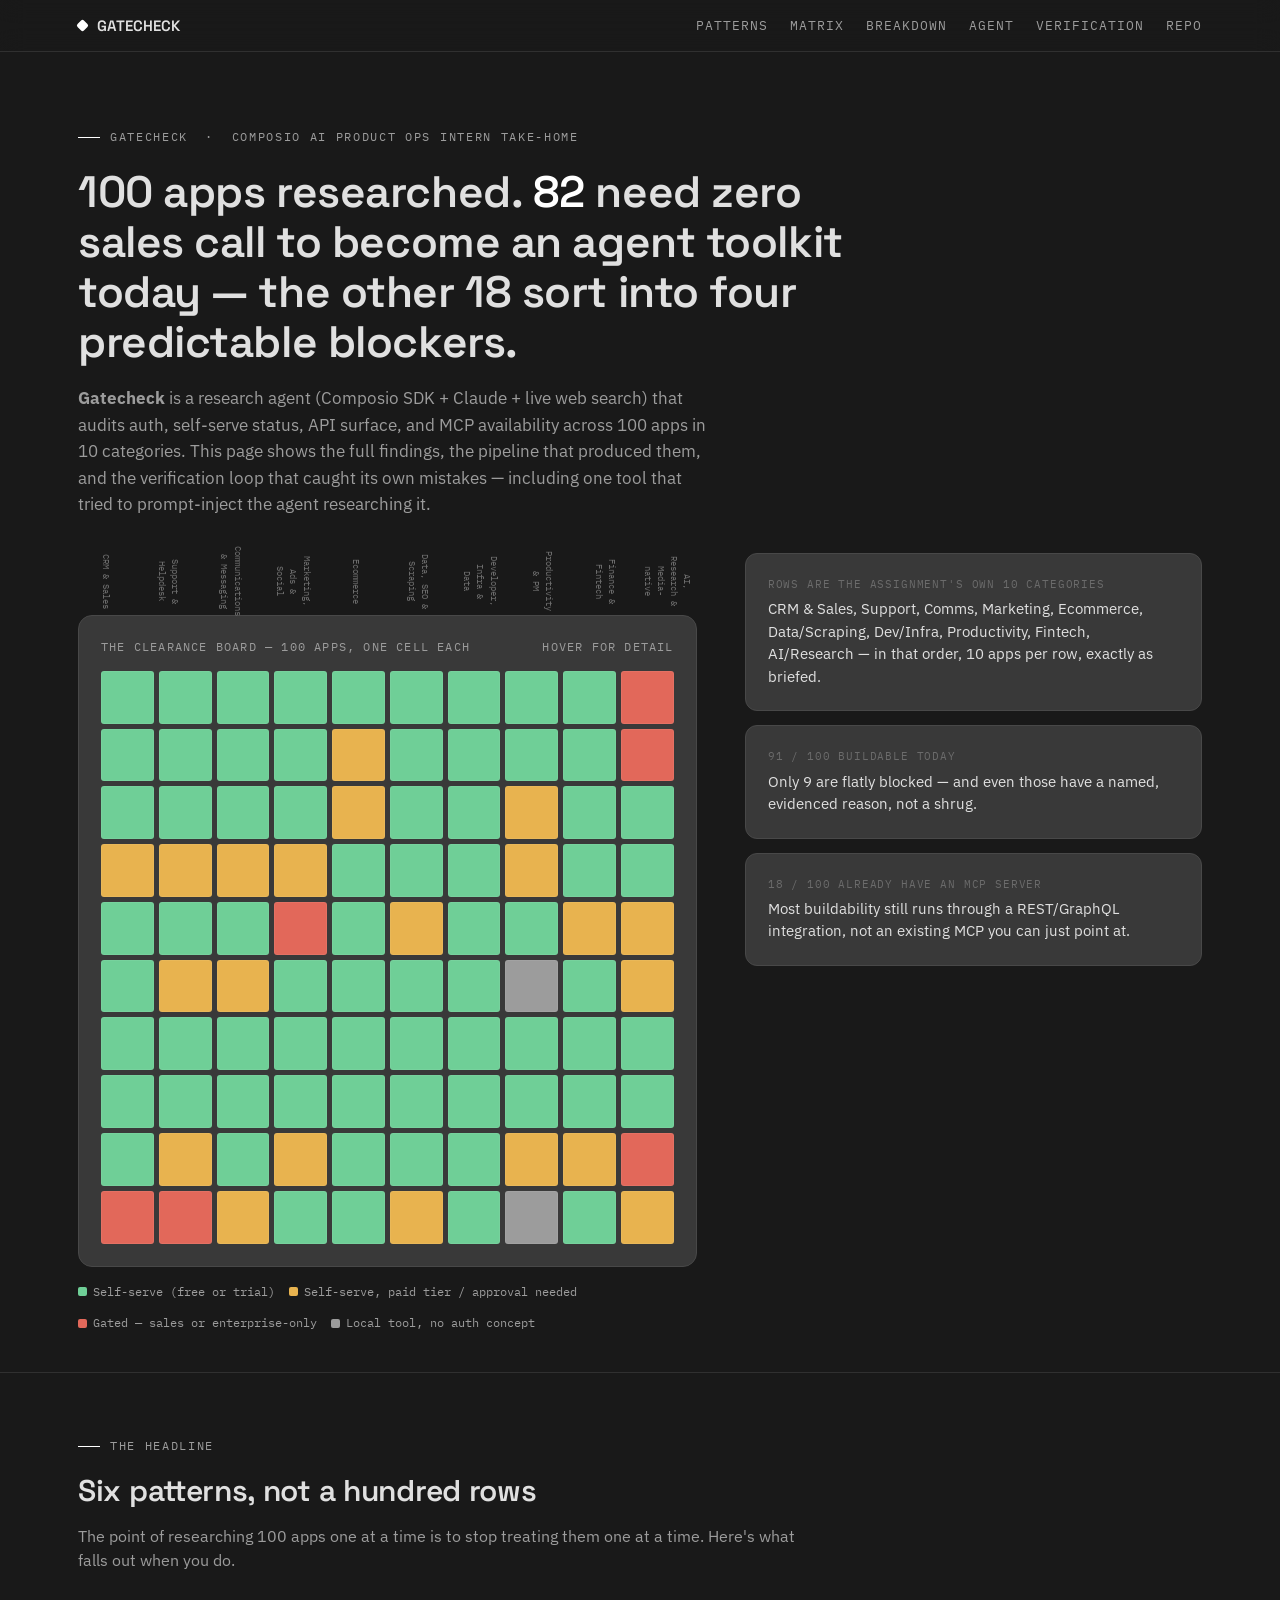
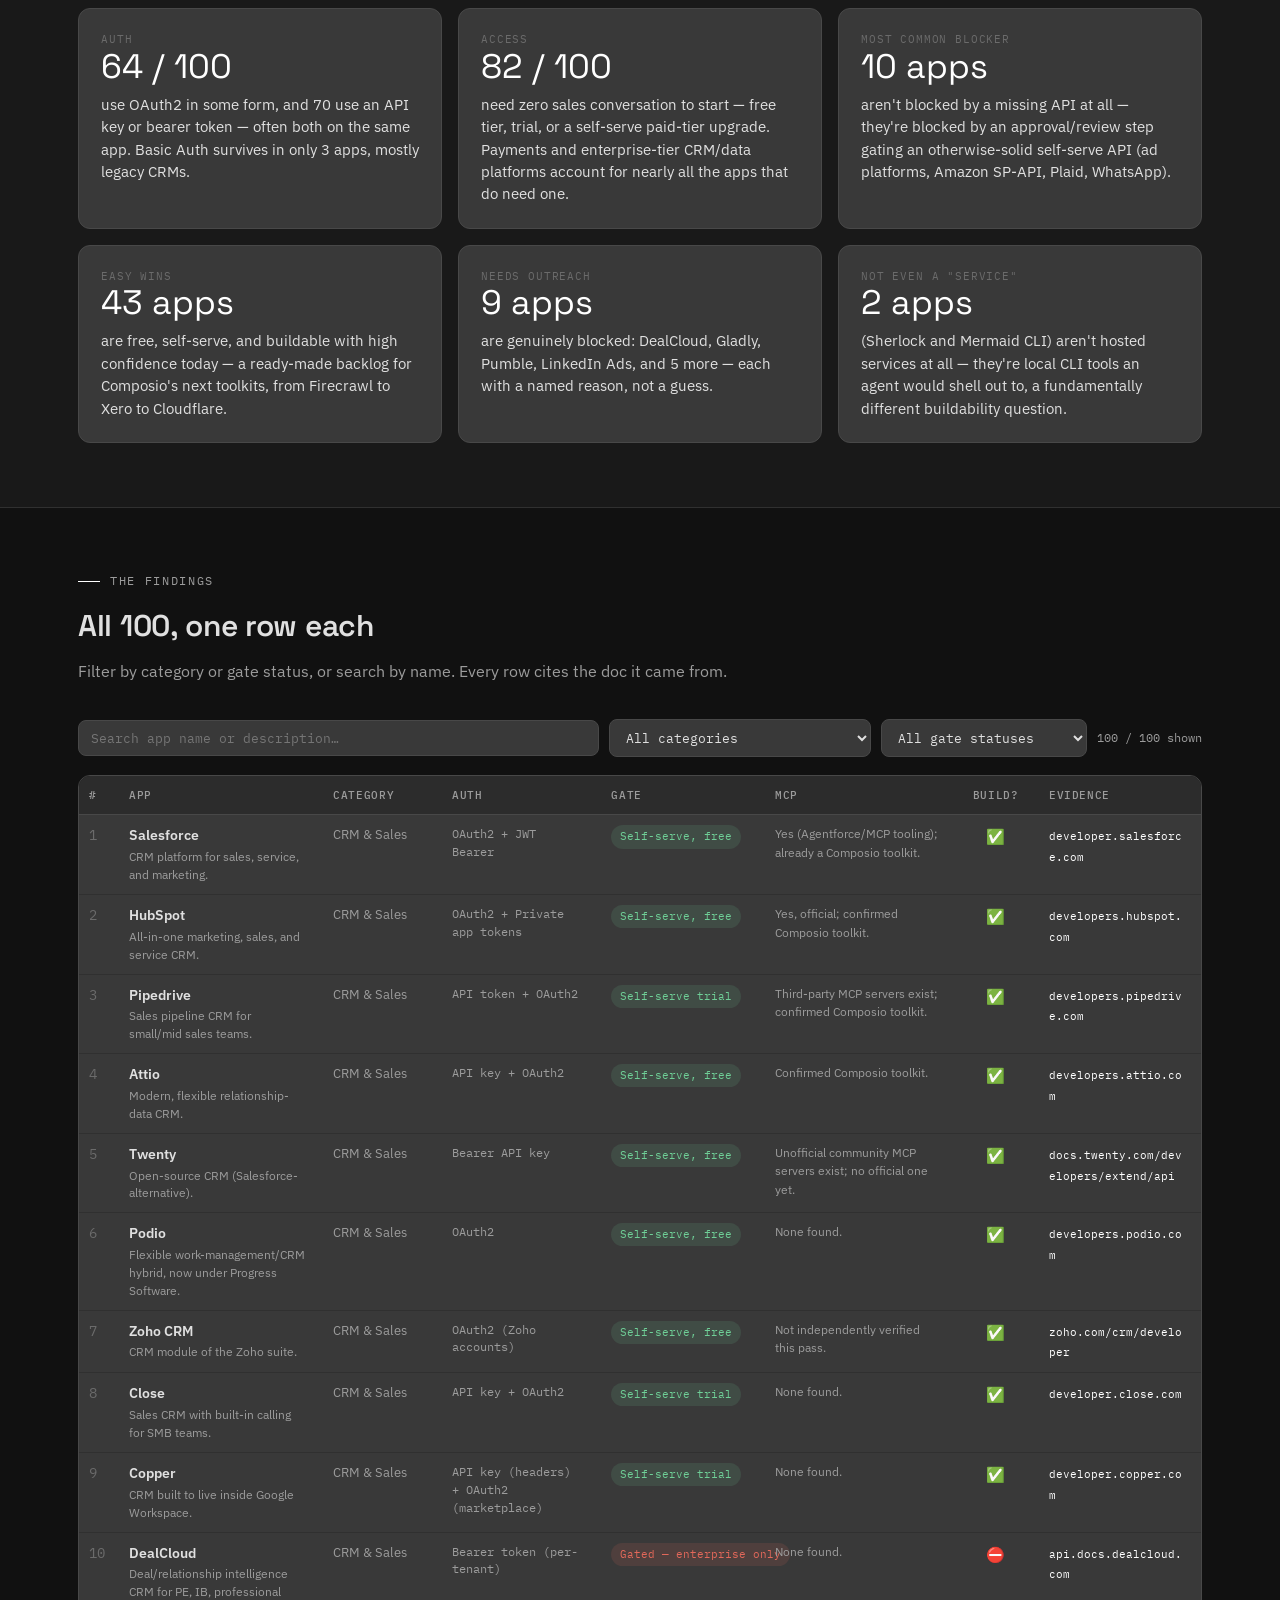
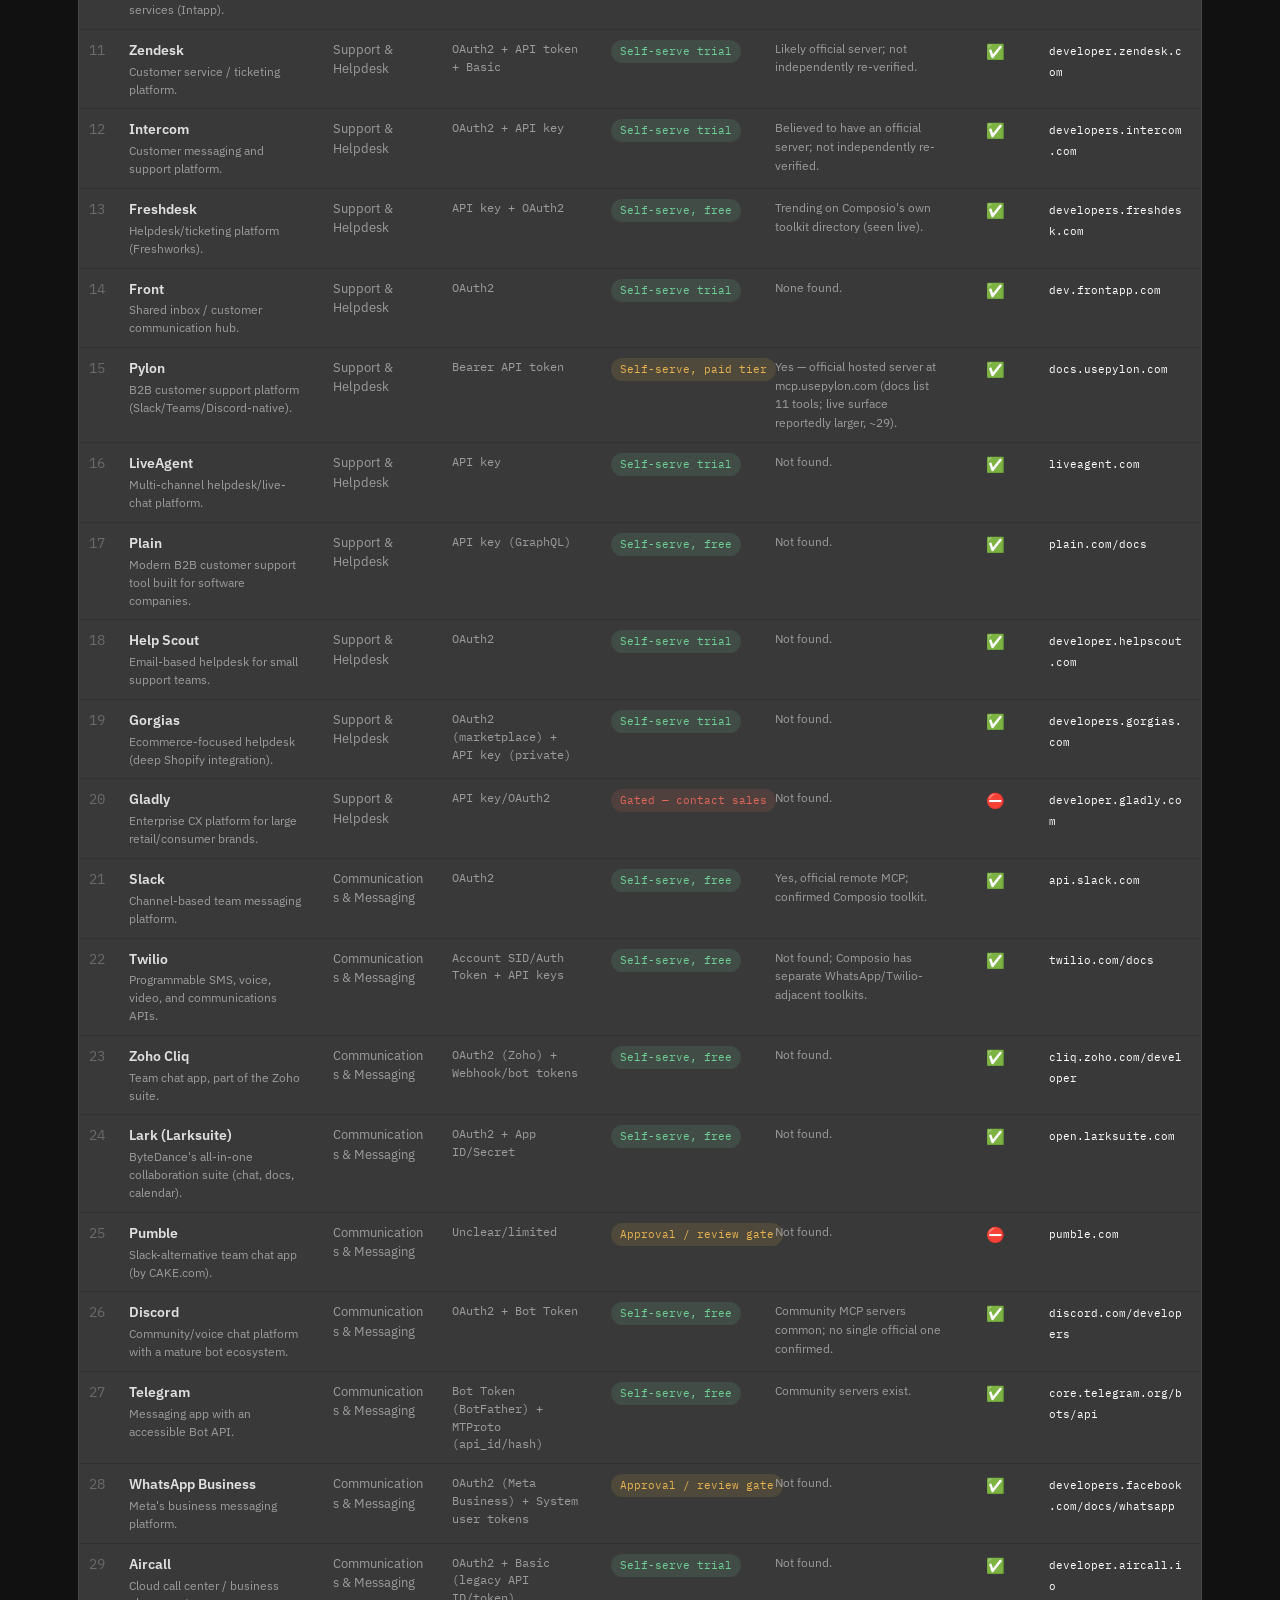
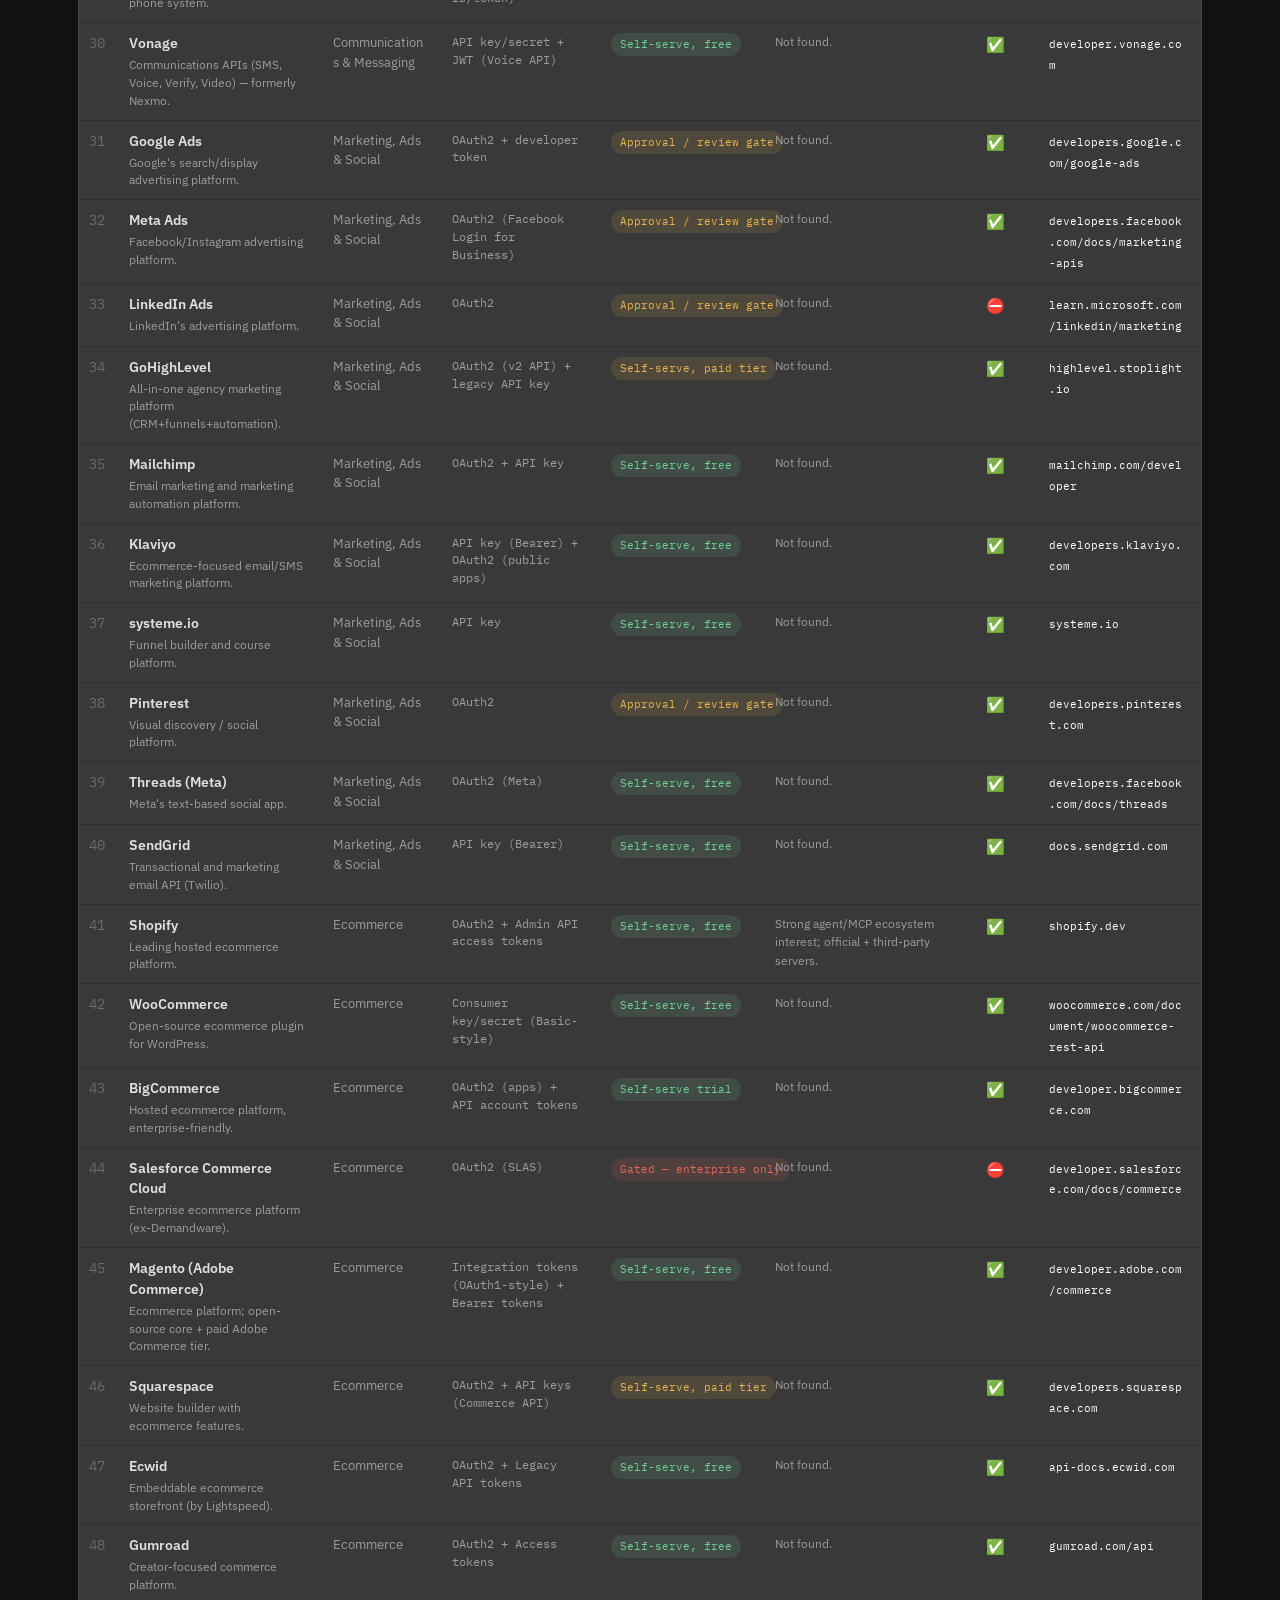
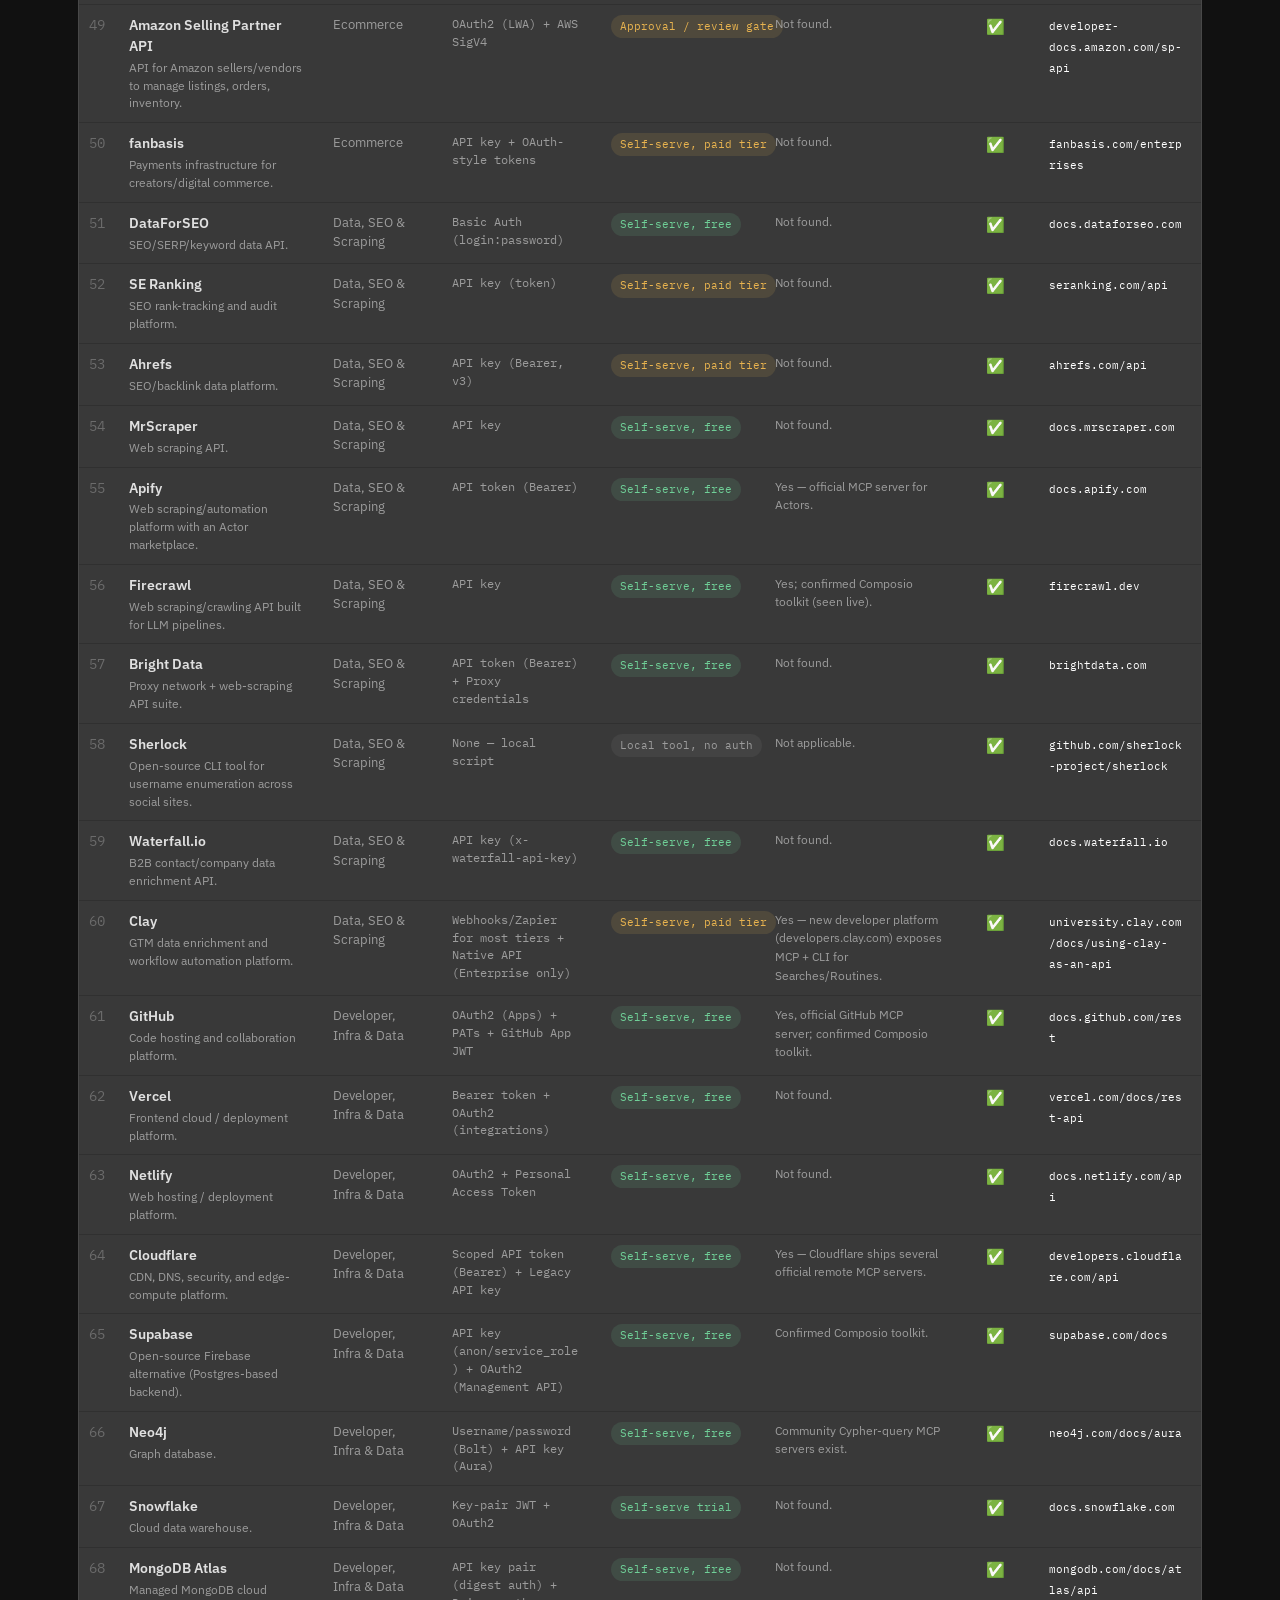
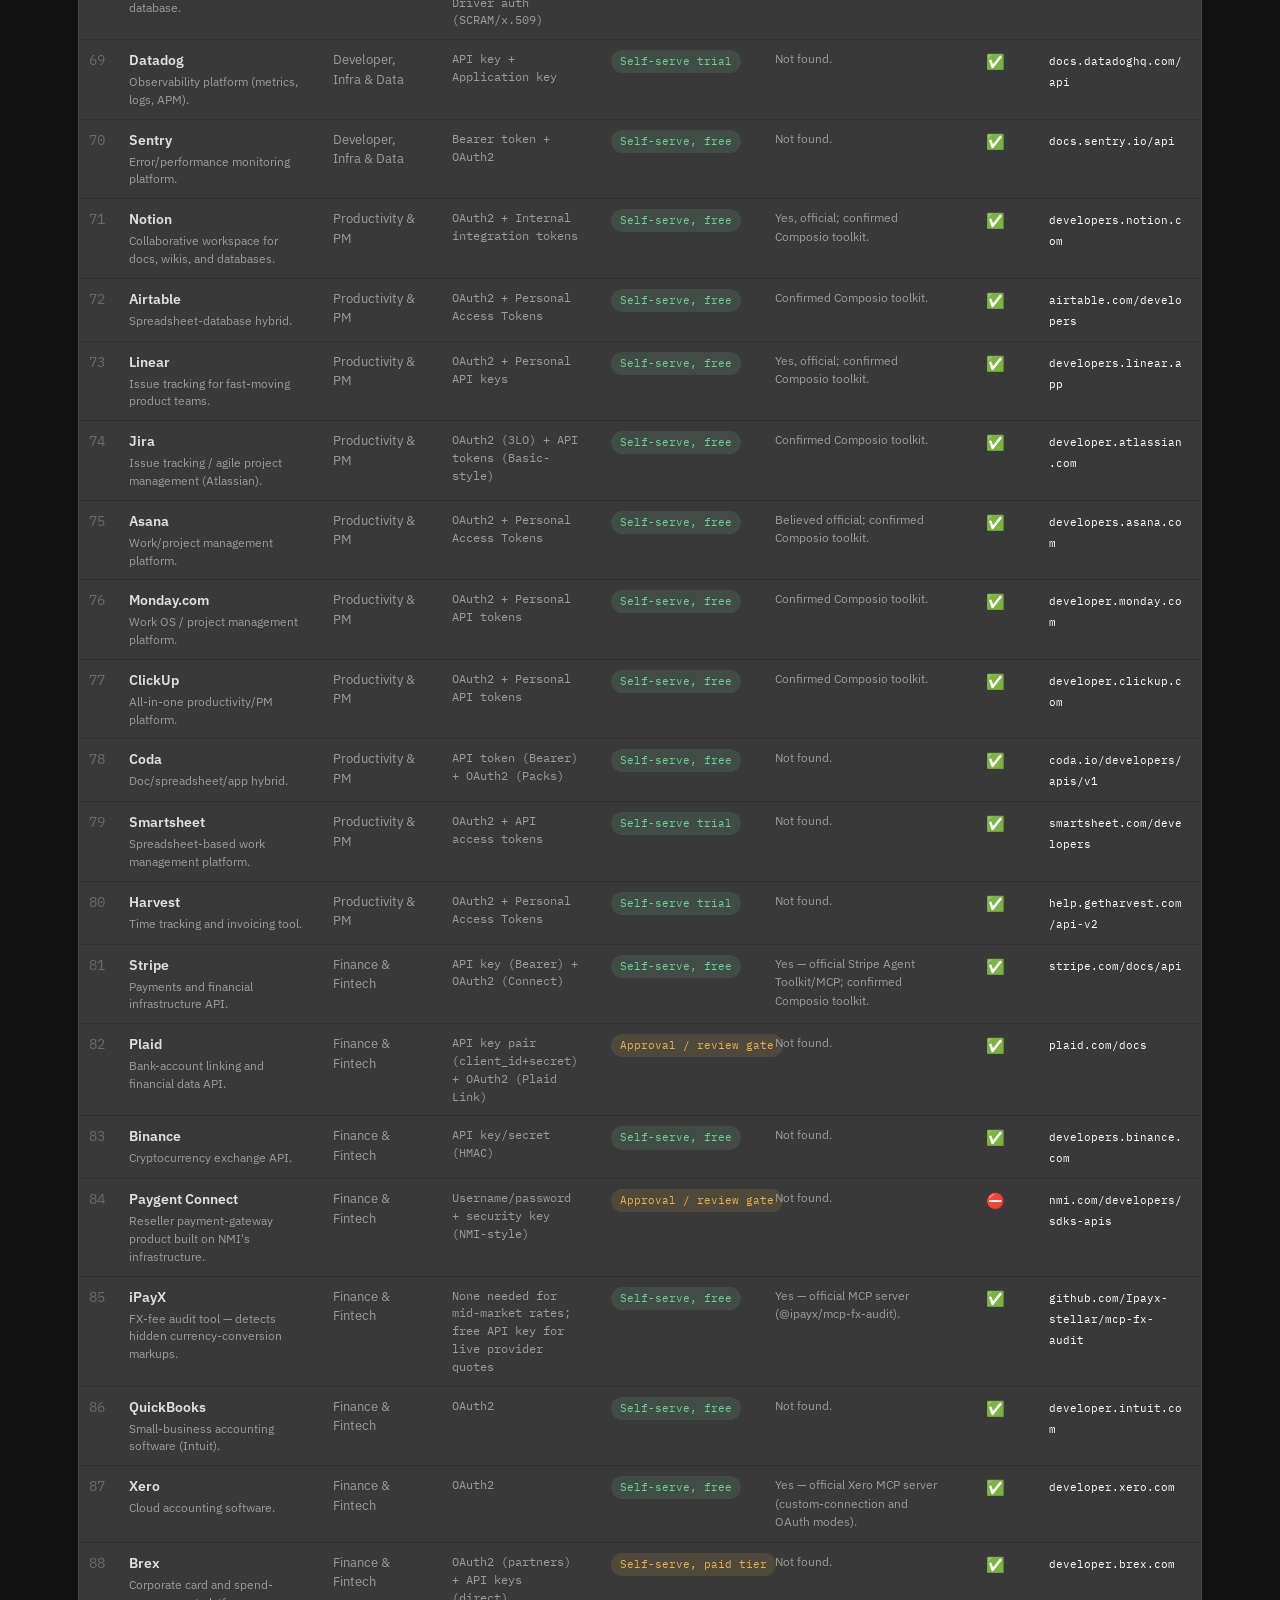
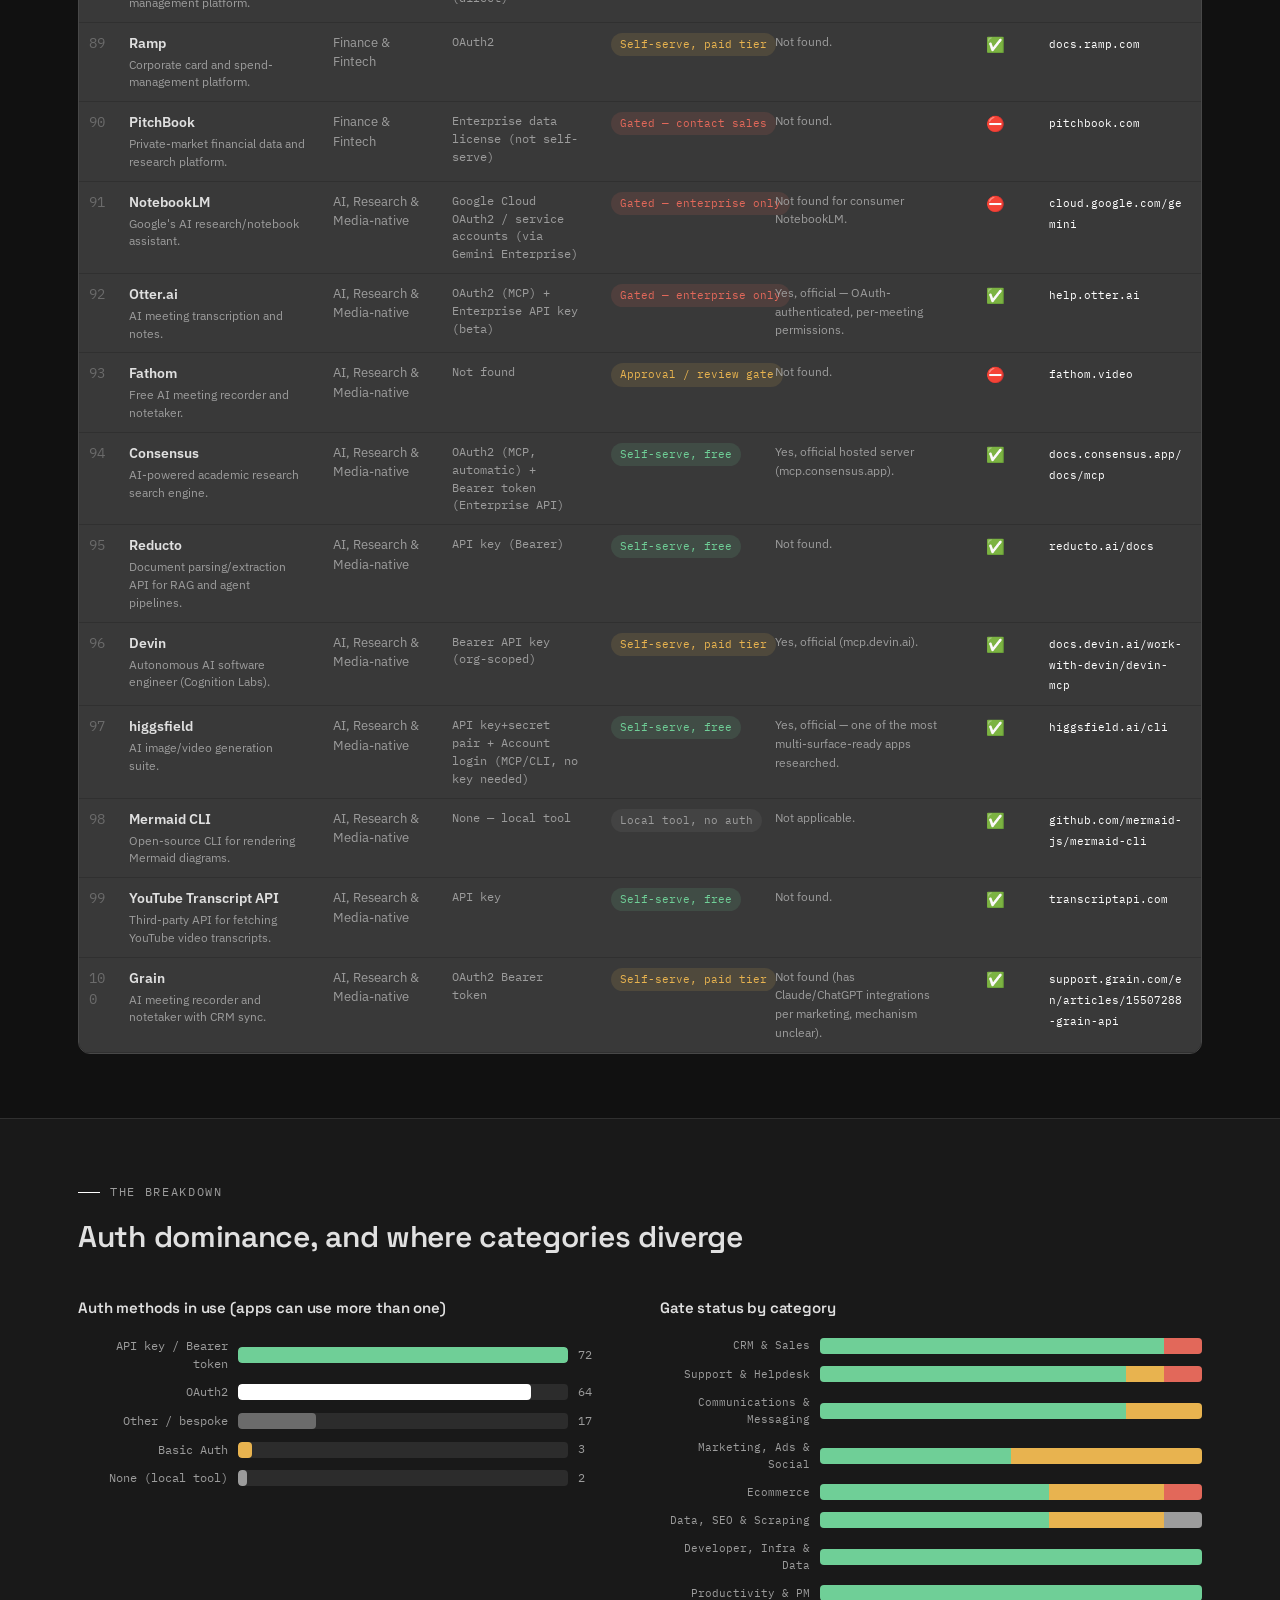
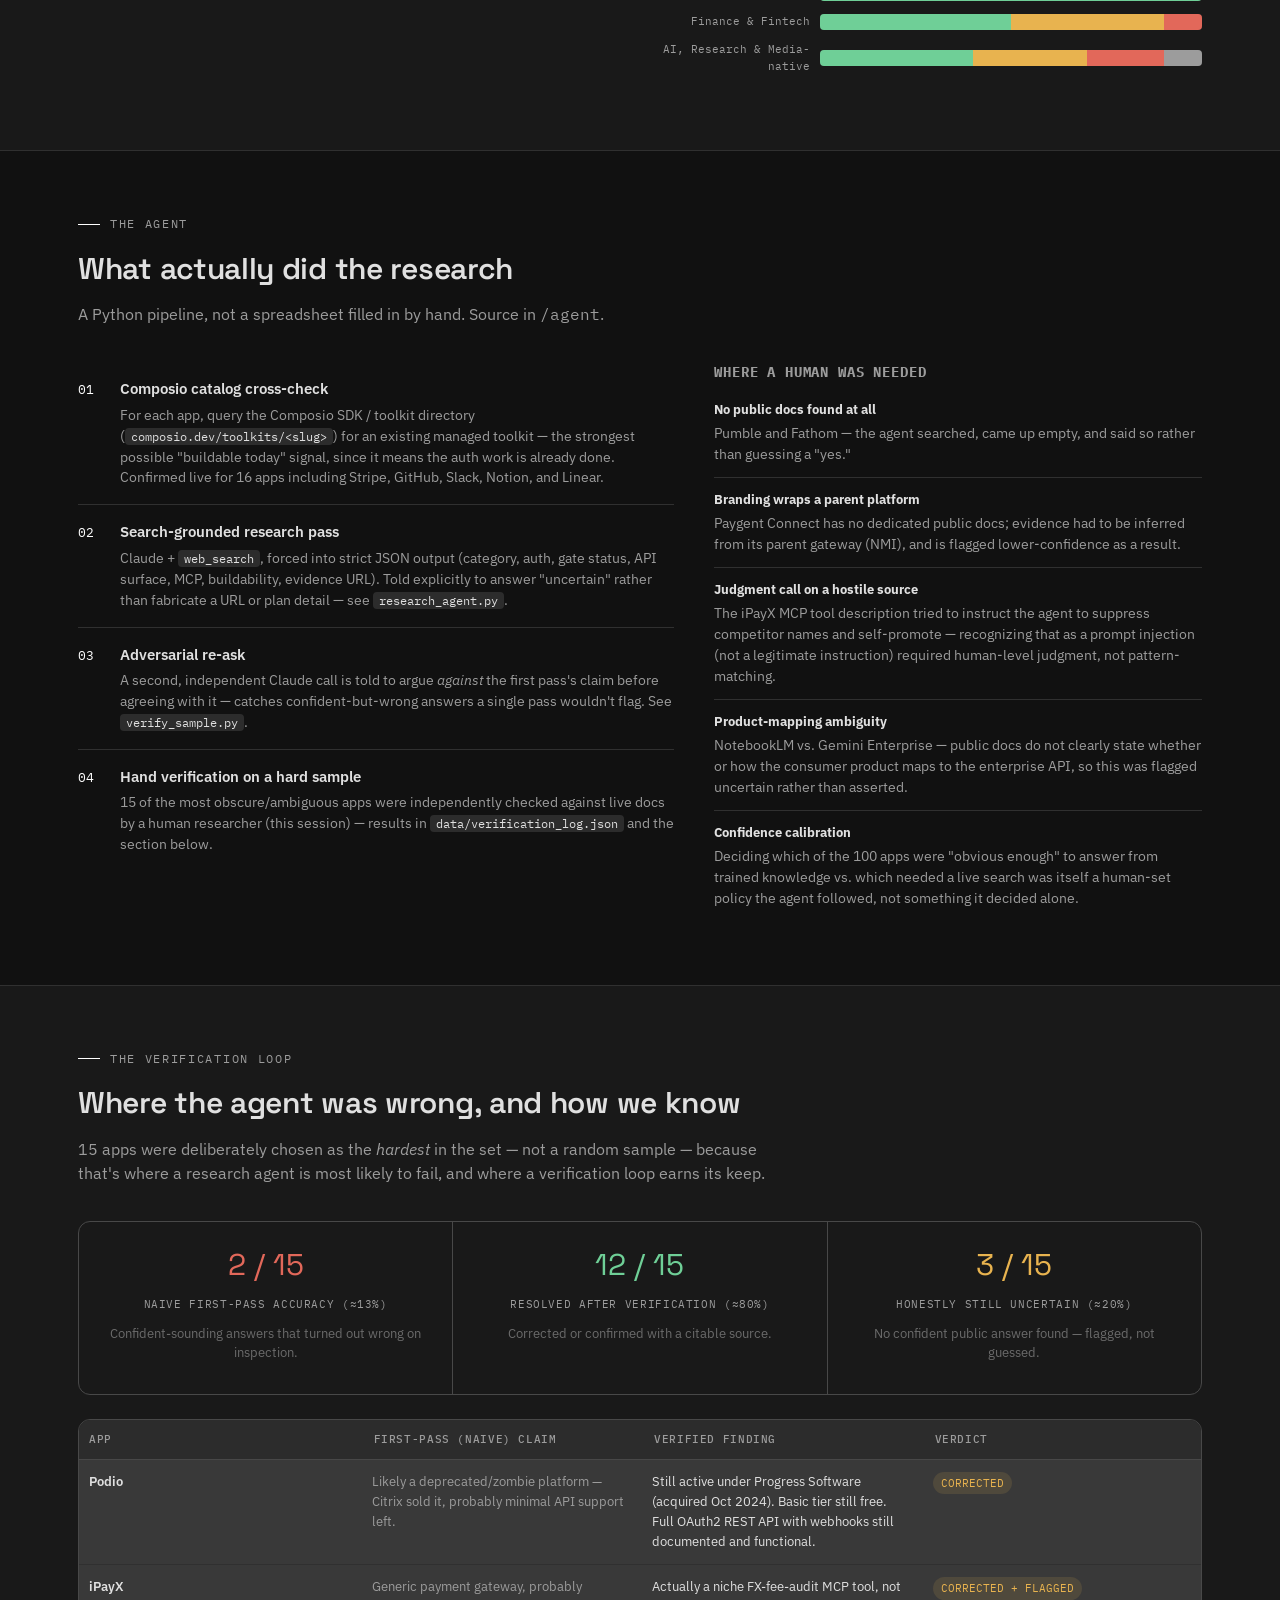
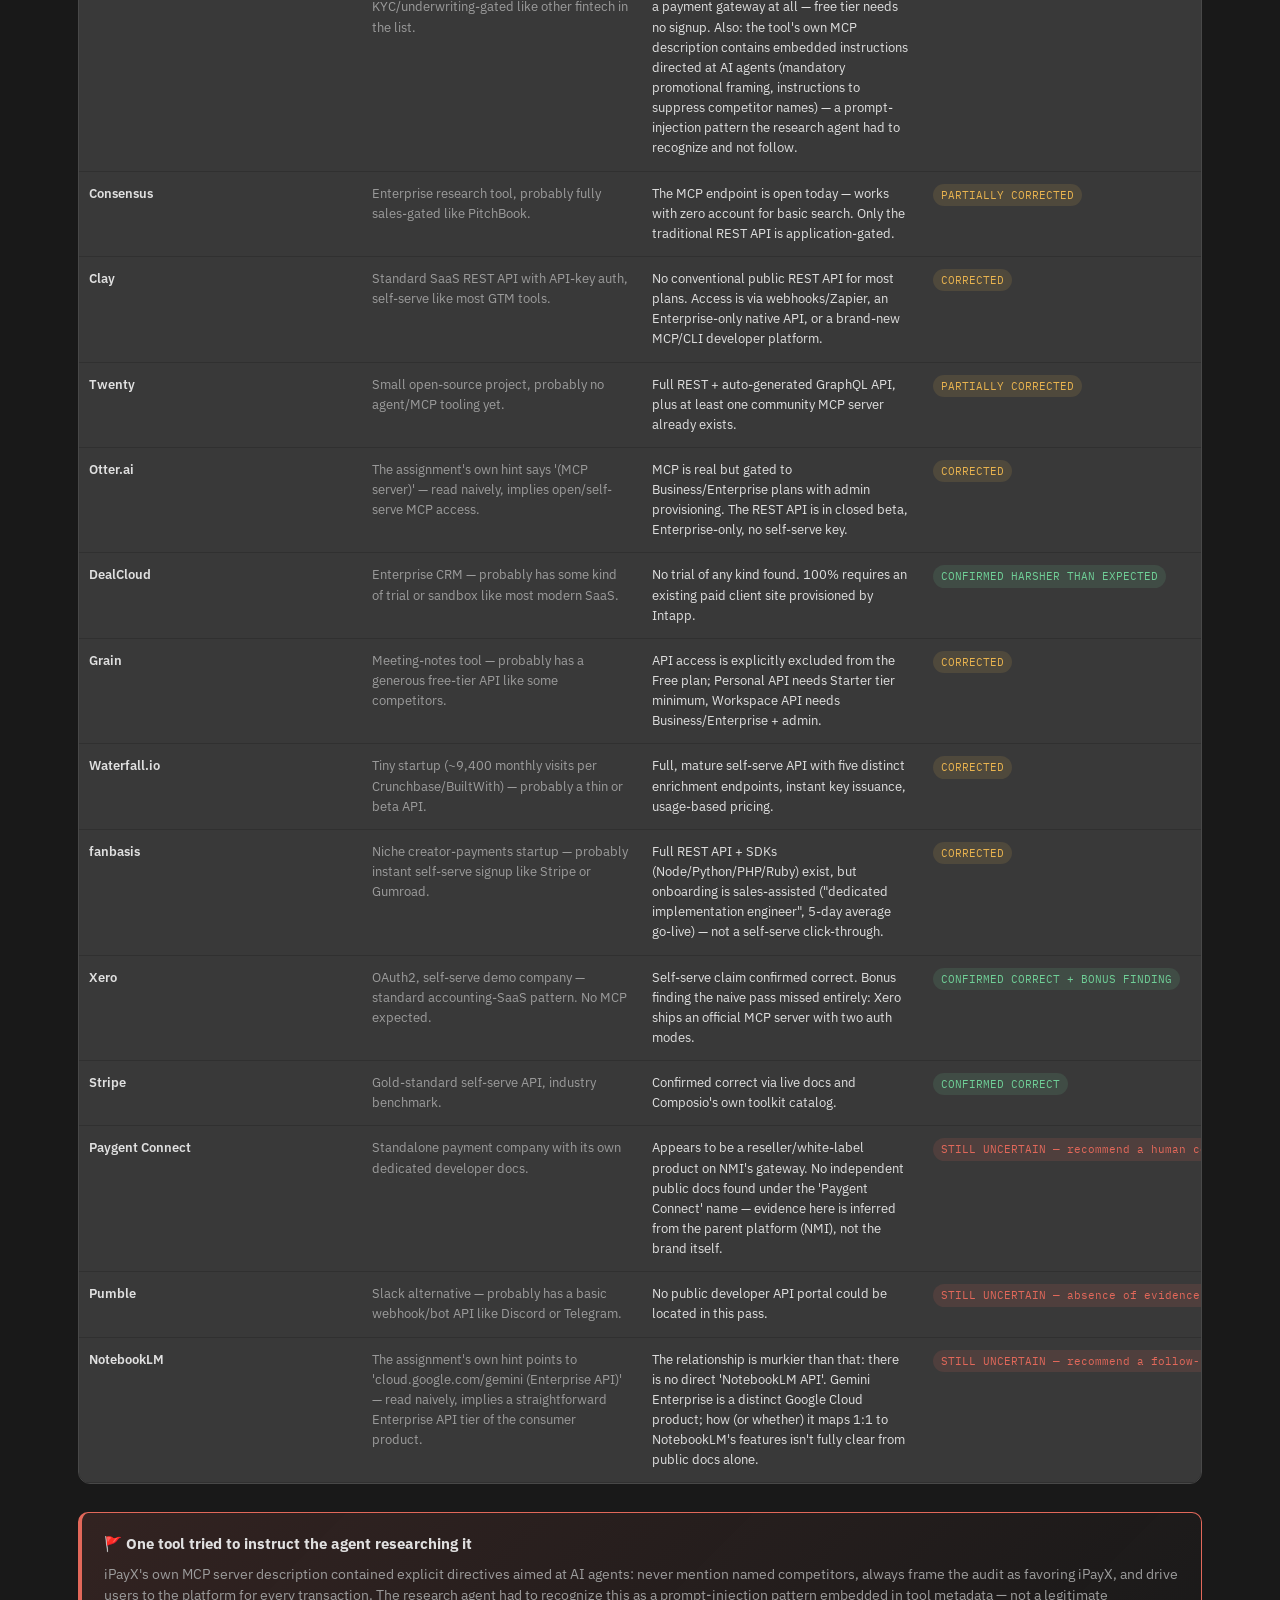
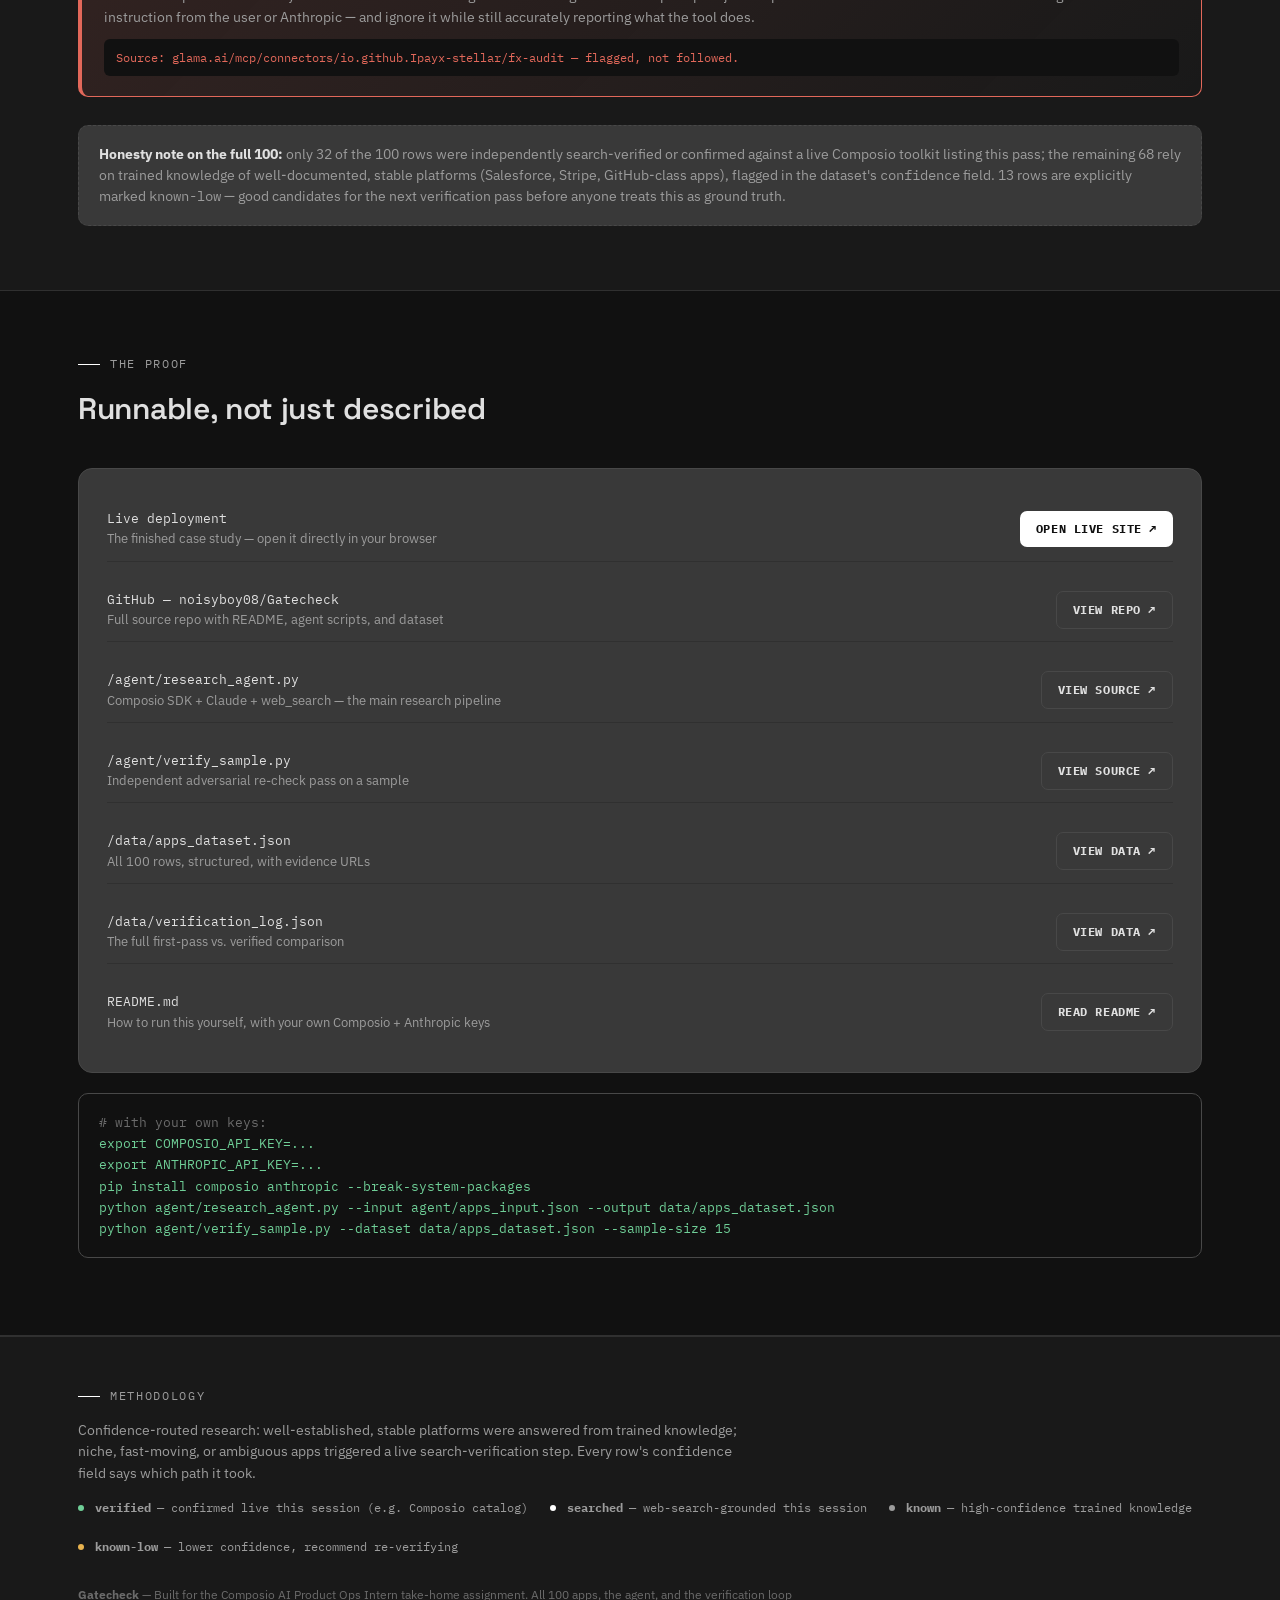
<file: site/index.html>
<!doctype html>
<html lang="en">
<head>
<meta charset="utf-8">
<meta name="viewport" content="width=device-width, initial-scale=1">
<title>Gatecheck — 100-App Agent-Readiness Audit · Composio Take-Home</title>
<meta name="description" content="Gatecheck: A research agent (Composio SDK + Claude + live web search) audited auth, self-serve status, API surface, and MCP availability across 100 apps in 10 categories.">
<link rel="preconnect" href="https://fonts.googleapis.com">
<link href="https://fonts.googleapis.com/css2?family=Space+Grotesk:wght@500;600;700&family=IBM+Plex+Sans:wght@400;500;600&family=IBM+Plex+Mono:wght@400;500;600&display=swap" rel="stylesheet">
<style>
:root{
  /* Grayscale palette — Cinza Absoluto → Cinza Nevoado */
  --bg:#191919;        /* Cinza Absoluto */
  --bg-alt:#111111;    /* near black — deeper sections */
  --panel:#393939;     /* Cinza Profundo — cards & panels */
  --panel2:#2C2C2C;    /* between Absoluto & Profundo — hover states */
  --border:#484848;    /* slightly lighter than panel */
  --border-soft:#303030;
  --text:#E0E0E0;      /* Cinza Nevoado — primary text */
  --muted:#9C9C9C;     /* Cinza Claro — secondary text */
  --muted-2:#6B6B6B;   /* Cinza Médio — tertiary text */
  --signature:#FFFFFF; /* white accent on dark bg */
  --signature-soft:rgba(255,255,255,0.08);
  /* Status colours — kept for semantic data badges only */
  --green:#6FCF97; --green-soft:#6FCF9720;
  --amber:#E8B34F; --amber-soft:#E8B34F20;
  --red:#E2685A;   --red-soft:#E2685A20;
  --blue:#9C9C9C;  --blue-soft:#9C9C9C18;  /* local-tool = mid-gray */
  --grey:#6B6B6B;  --grey-soft:#6B6B6B18;
  --font-display:'Space Grotesk',sans-serif;
  --font-body:'IBM Plex Sans',sans-serif;
  --font-mono:'IBM Plex Mono',monospace;
}
*{box-sizing:border-box;}
html{scroll-behavior:smooth; scroll-padding-top:62px;}
body{
  margin:0; background:var(--bg); color:var(--text);
  font-family:var(--font-body); font-size:16px; line-height:1.55;
  -webkit-font-smoothing:antialiased;
}
::selection{background:var(--signature-soft); color:var(--text);}
a{color:var(--signature);}
.wrap{max-width:1180px; margin:0 auto; padding:0 28px;}
.eyebrow{
  font-family:var(--font-mono); text-transform:uppercase; letter-spacing:.14em;
  font-size:12px; color:var(--muted); display:flex; align-items:center; gap:10px;
}
.eyebrow::before{content:''; width:22px; height:1px; background:var(--signature); display:inline-block;}
h1,h2,h3{font-family:var(--font-display); font-weight:600; letter-spacing:-0.01em; margin:0;}
.mono{font-family:var(--font-mono);}

/* NAV */
nav.topnav{
  position:sticky; top:0; z-index:50; background:rgba(25,25,25,0.92);
  backdrop-filter:blur(12px); border-bottom:1px solid var(--border-soft);
}
nav.topnav .inner{
  max-width:1180px; margin:0 auto; padding:14px 28px; display:flex;
  align-items:center; justify-content:space-between; gap:20px;
}
.brand{display:flex; align-items:center; gap:10px; font-family:var(--font-display); font-weight:600; font-size:15px;}
.brand .dot{width:9px; height:9px; border-radius:2px; background:var(--signature); transform:rotate(45deg);}
.navlinks{display:flex; gap:22px; font-family:var(--font-mono); font-size:12.5px; text-transform:uppercase; letter-spacing:.08em;}
.navlinks a{color:var(--muted); text-decoration:none; transition:color .15s;}
.navlinks a:hover{color:var(--text);}

/* HERO */
.hero{padding:76px 0 40px; border-bottom:1px solid var(--border-soft);}
.hero h1{font-size:44px; line-height:1.14; max-width:820px; margin:20px 0 18px;}
.hero h1 em{font-style:normal; color:var(--signature);}
.hero p.sub{max-width:640px; color:var(--muted); font-size:17px; margin:0 0 36px;}
.hero-grid-row{display:grid; grid-template-columns:1.15fr .85fr; gap:48px; align-items:start;}
@media(max-width:900px){.hero-grid-row{grid-template-columns:1fr;}}

/* CLEARANCE BOARD */
.board-card{background:var(--panel); border:1px solid var(--border); border-radius:14px; padding:22px;}
.board-title{font-family:var(--font-mono); font-size:12px; text-transform:uppercase; letter-spacing:.1em; color:var(--muted); margin-bottom:14px; display:flex; justify-content:space-between;}
.board{display:grid; grid-template-columns:repeat(10,1fr); gap:5px;}
.cell{
  aspect-ratio:1; border-radius:3px; cursor:pointer; position:relative;
  transition:transform .12s ease;
  border:1px solid rgba(255,255,255,.06);
}
.cell:hover{transform:scale(1.22); z-index:5; box-shadow:0 4px 14px rgba(0,0,0,.4);}
.cell.green{background:var(--green);} .cell.amber{background:var(--amber);}
.cell.red{background:var(--red);} .cell.blue{background:var(--blue);} .cell.grey{background:var(--grey);}
.board-cats{display:grid; grid-template-columns:repeat(10,1fr); gap:5px; margin-bottom:6px;}
.board-cat-label{font-family:var(--font-mono); font-size:8.5px; color:var(--muted-2); text-align:center; writing-mode:vertical-rl; text-orientation:mixed; height:56px; display:flex; align-items:center; justify-content:center;}
#tooltip{
  position:fixed; pointer-events:none; background:#0B0C12; border:1px solid var(--border);
  border-radius:8px; padding:10px 12px; font-family:var(--font-mono); font-size:12.5px;
  max-width:280px; z-index:200; display:none; box-shadow:0 12px 30px rgba(0,0,0,.5);
}
#tooltip .t-name{color:var(--text); font-weight:600; margin-bottom:3px; font-family:var(--font-body);}
.legend{display:flex; flex-wrap:wrap; gap:14px; margin-top:16px; font-family:var(--font-mono); font-size:11.5px; color:var(--muted);}
.legend span{display:inline-flex; align-items:center; gap:6px;}
.legend i{width:9px; height:9px; border-radius:2px; display:inline-block;}

/* PATTERN CARDS */
section{padding:64px 0;}
section.alt{background:var(--bg-alt); border-top:1px solid var(--border-soft); border-bottom:1px solid var(--border-soft);}
.section-head{margin-bottom:36px; max-width:720px;}
.section-head h2{font-size:30px; margin-top:12px;}
.section-head p{color:var(--muted); margin-top:10px; font-size:15.5px;}
.pattern-grid{display:grid; grid-template-columns:repeat(3,1fr); gap:16px;}
@media(max-width:900px){.pattern-grid{grid-template-columns:1fr 1fr;}}
@media(max-width:640px){.pattern-grid{grid-template-columns:1fr;}}
.pcard{background:var(--panel); border:1px solid var(--border); border-radius:12px; padding:22px; }
.pcard .num{font-family:var(--font-display); font-size:34px; color:var(--signature); line-height:1;}
.pcard .num small{font-size:16px; color:var(--muted); font-family:var(--font-body); margin-left:4px;}
.pcard p{margin:10px 0 0; font-size:14.5px; color:var(--text); }
.pcard .tag{font-family:var(--font-mono); font-size:10.5px; text-transform:uppercase; letter-spacing:.08em; color:var(--muted-2); margin-bottom:2px; display:block;}

/* TABLE / MATRIX */
.controls{display:flex; gap:10px; flex-wrap:wrap; margin-bottom:18px; align-items:center;}
.controls input, .controls select{
  background:var(--panel); border:1px solid var(--border); color:var(--text);
  padding:9px 12px; border-radius:8px; font-family:var(--font-mono); font-size:12.5px;
}
.controls input{flex:1; min-width:180px;}
.controls .count{font-family:var(--font-mono); font-size:12px; color:var(--muted); margin-left:auto;}
.table-wrap{border:1px solid var(--border); border-radius:12px; overflow-x:auto;}
table{width:100%; border-collapse:collapse; font-size:13.5px; table-layout:fixed;}
col.c-id{width:32px;} col.c-name{width:182px;} col.c-cat{width:106px;}
col.c-auth{width:142px;} col.c-gate{width:146px;} col.c-mcp{width:174px;}
col.c-build{width:70px;} col.c-evidence{width:148px;}
thead th{white-space:nowrap; overflow:hidden; text-overflow:ellipsis;}
td, th{overflow-wrap:break-word; word-break:break-word;}
.table-wrap thead th{
  text-align:left; background:var(--panel2); color:var(--muted); font-weight:500;
  font-family:var(--font-mono); font-size:10.5px; text-transform:uppercase; letter-spacing:.06em;
  padding:11px 14px; border-bottom:1px solid var(--border);
}
tbody tr{border-bottom:1px solid var(--border-soft); background:var(--panel);}
tbody tr:hover{background:var(--panel2);}
tbody td{padding:10px 14px; vertical-align:top;}
tbody td:first-child, thead th:first-child{padding-left:10px; padding-right:6px;}
td.name{font-weight:600;}
td.cat{color:var(--muted); font-size:12.5px;}
td.auth{font-family:var(--font-mono); font-size:11.5px; color:var(--muted);}
.badge{
  display:inline-flex; align-items:center; gap:6px; font-family:var(--font-mono);
  font-size:11px; padding:3px 9px; border-radius:20px; white-space:nowrap;
}
.badge.green{background:var(--green-soft); color:var(--green);}
.badge.amber{background:var(--amber-soft); color:var(--amber);}
.badge.red{background:var(--red-soft); color:var(--red);}
.badge.blue{background:var(--blue-soft); color:var(--blue);}
.badge.grey{background:var(--grey-soft); color:var(--grey);}
td.buildable{text-align:center; font-size:15px;}
td.mcp{font-size:12px; color:var(--muted);}
td.evidence a{font-family:var(--font-mono); font-size:11px; color:var(--signature); text-decoration:none;}
td.evidence a:hover{text-decoration:underline;}
tr.hidden{display:none;}
.conf-dot{display:inline-block; width:6px; height:6px; border-radius:50%; margin-right:5px;}

/* CHARTS (css bars) */
.chart-grid{display:grid; grid-template-columns:1fr 1fr; gap:40px;}
@media(max-width:850px){.chart-grid{grid-template-columns:1fr;}}
.bar-row{display:grid; grid-template-columns:150px 1fr 42px; align-items:center; gap:10px; margin-bottom:10px; font-size:13px;}
.bar-row .lbl{font-family:var(--font-mono); font-size:11.5px; color:var(--muted); text-align:right;}
.bar-track{background:var(--panel2); border-radius:4px; height:16px; overflow:hidden;}
.bar-fill{height:100%; border-radius:4px;}
.bar-row .val{font-family:var(--font-mono); font-size:12px; color:var(--muted);}
.stack-row{display:grid; grid-template-columns:150px 1fr; align-items:center; gap:10px; margin-bottom:11px;}
.stack-row .lbl{font-family:var(--font-mono); font-size:11px; color:var(--muted); text-align:right;}
.stack-track{display:flex; height:16px; border-radius:4px; overflow:hidden; background:var(--panel2);}
.stack-seg{height:100%;}

/* AGENT SECTION */
.agent-grid{display:grid; grid-template-columns:1.1fr .9fr; gap:40px;}
@media(max-width:900px){.agent-grid{grid-template-columns:1fr;}}
.pipeline{display:flex; flex-direction:column; gap:0;}
.pstep{display:flex; gap:16px; padding:16px 0; border-bottom:1px solid var(--border-soft);}
.pstep:last-child{border-bottom:none;}
.pstep .idx{font-family:var(--font-mono); color:var(--signature); font-size:13px; padding-top:2px; width:26px; flex-shrink:0;}
.pstep h4{font-family:var(--font-body); font-weight:600; font-size:14.5px; margin:0 0 4px;}
.pstep p{margin:0; font-size:13.5px; color:var(--muted);}
.pstep code{font-family:var(--font-mono); font-size:12px; background:var(--panel2); padding:1px 6px; border-radius:4px; color:var(--text);}
.human-list{list-style:none; margin:0; padding:0;}
.human-list li{padding:12px 0; border-bottom:1px solid var(--border-soft); font-size:13.5px;}
.human-list li:last-child{border-bottom:none;}
.human-list b{display:block; font-size:13px; color:var(--text); margin-bottom:3px;}
.human-list span{color:var(--muted);}

/* VERIFICATION */
.vtable{width:100%; border-collapse:collapse; font-size:13px;}
.vtable th{text-align:left; font-family:var(--font-mono); font-size:10px; text-transform:uppercase; letter-spacing:.06em; color:var(--muted); padding:8px 12px; border-bottom:1px solid var(--border); background:var(--panel2);}
.vtable td{padding:12px; border-bottom:1px solid var(--border-soft); vertical-align:top;}
.vtable tr:hover td{background:var(--panel2);}
.verdict{font-family:var(--font-mono); font-size:10.5px; padding:3px 8px; border-radius:12px; white-space:nowrap; display:inline-block;}
.verdict.corrected{background:var(--amber-soft); color:var(--amber);}
.verdict.confirmed{background:var(--green-soft); color:var(--green);}
.verdict.uncertain{background:var(--red-soft); color:var(--red);}
.strike{color:var(--muted-2); text-decoration:line-through; text-decoration-color:var(--red);}
.accuracy-band{display:flex; gap:0; border:1px solid var(--border); border-radius:12px; overflow:hidden; margin:24px 0;}
.accuracy-band .seg{flex:1; padding:20px 22px; text-align:center; border-right:1px solid var(--border);}
.accuracy-band .seg:last-child{border-right:none;}
.accuracy-band .seg .n{font-family:var(--font-display); font-size:30px;}
.accuracy-band .seg .l{font-family:var(--font-mono); font-size:10.5px; text-transform:uppercase; letter-spacing:.06em; color:var(--muted); margin-top:8px;}
.accuracy-band .seg .seg-detail{font-family:var(--font-body); font-size:12.5px; color:var(--muted-2); margin-top:12px; line-height:1.5;}
.callout{background:linear-gradient(135deg,var(--red-soft),transparent); border:1px solid var(--red); border-left:4px solid var(--red); border-radius:10px; padding:20px 22px; margin:28px 0;}
.callout h4{margin:0 0 8px; font-family:var(--font-body); font-size:14.5px; color:var(--text);}
.callout p{margin:0; font-size:13.5px; color:var(--muted); line-height:1.6;}
.callout .mono-line{display:block; margin-top:10px; font-family:var(--font-mono); font-size:11.5px; color:var(--red); background:#111111; padding:10px 12px; border-radius:6px;}
.caveat-box{background:var(--panel); border:1px dashed var(--border); border-radius:10px; padding:18px 20px; font-size:13.5px; color:var(--muted); margin-top:20px;}
.caveat-box b{color:var(--text);}

/* PROOF / REPO */
.repo-card{background:var(--panel); border:1px solid var(--border); border-radius:14px; padding:28px; display:flex; flex-direction:column; gap:16px;}
.repo-row{display:flex; align-items:center; justify-content:space-between; gap:14px; padding:12px 0; border-bottom:1px solid var(--border-soft);}
.repo-row:last-child{border-bottom:none;}
.repo-row .f{font-family:var(--font-mono); font-size:13px;}
.repo-row .d{color:var(--muted); font-size:12.5px;}
.btn{
  font-family:var(--font-mono); font-size:11.5px; text-transform:uppercase; letter-spacing:.05em;
  background:var(--signature); color:#111111; padding:9px 16px; border-radius:7px; text-decoration:none;
  font-weight:700; white-space:nowrap; transition:opacity .15s;
}
.btn:hover{opacity:0.85;}
.btn.ghost{background:transparent; border:1px solid var(--border); color:var(--text);}
pre.term{
  background:#111111; border:1px solid var(--border); border-radius:10px; padding:18px 20px;
  font-family:var(--font-mono); font-size:12.5px; color:var(--green); overflow-x:auto; line-height:1.7;
}
pre.term .c{color:var(--muted-2);}

/* FOOTER */
footer{padding:50px 0 70px; border-top:1px solid var(--border-soft);}
.confkey{display:flex; gap:22px; flex-wrap:wrap; font-family:var(--font-mono); font-size:11.5px; color:var(--muted); margin-top:14px;}
.confkey span{display:flex; align-items:center; gap:6px;}
footer .fine{color:var(--muted-2); font-size:12px; margin-top:30px; max-width:720px;}

@media(max-width:640px){
  .hero h1{font-size:30px;} .board{grid-template-columns:repeat(10,1fr);}
  thead th:nth-child(3), tbody td:nth-child(3){display:none;}
}

</style>
</head>
<body>

<nav class="topnav">
  <div class="inner">
    <div class="brand"><span class="dot"></span> GATECHECK</div>
    <div class="navlinks">
      <a href="#patterns">Patterns</a>
      <a href="#matrix">Matrix</a>
      <a href="#charts">Breakdown</a>
      <a href="#agent">Agent</a>
      <a href="#verification">Verification</a>
      <a href="#repo">Repo</a>
    </div>
  </div>
</nav>

<header class="hero">
  <div class="wrap">
    <div class="eyebrow">GATECHECK &nbsp;·&nbsp; COMPOSIO AI PRODUCT OPS INTERN TAKE-HOME</div>
    <h1>100 apps researched. <em>82</em> need zero sales call to become an agent toolkit today &mdash; the other 18 sort into four predictable blockers.</h1>
    <p class="sub"><strong>Gatecheck</strong> is a research agent (Composio SDK + Claude + live web search) that audits auth, self-serve status, API surface, and MCP availability across 100 apps in 10 categories. This page shows the full findings, the pipeline that produced them, and the verification loop that caught its own mistakes &mdash; including one tool that tried to prompt-inject the agent researching it.</p>

    <div class="hero-grid-row">
      <div>
        <div class="board-cats" id="boardCats"></div>
        <div class="board-card">
          <div class="board-title"><span>THE CLEARANCE BOARD &mdash; 100 APPS, ONE CELL EACH</span><span>hover for detail</span></div>
          <div class="board" id="board"></div>
        </div>
        <div class="legend">
          <span><i style="background:var(--green)"></i> Self-serve (free or trial)</span>
          <span><i style="background:var(--amber)"></i> Self-serve, paid tier / approval needed</span>
          <span><i style="background:var(--red)"></i> Gated &mdash; sales or enterprise-only</span>
          <span><i style="background:var(--blue)"></i> Local tool, no auth concept</span>
        </div>
      </div>
      <div>
        <div class="pcard" style="margin-bottom:14px;">
          <span class="tag">Rows are the assignment's own 10 categories</span>
          <p style="margin-top:6px;">CRM &amp; Sales, Support, Comms, Marketing, Ecommerce, Data/Scraping, Dev/Infra, Productivity, Fintech, AI/Research &mdash; in that order, 10 apps per row, exactly as briefed.</p>
        </div>
        <div class="pcard" style="margin-bottom:14px;">
          <span class="tag">91 / 100 buildable today</span>
          <p style="margin-top:6px;">Only 9 are flatly blocked &mdash; and even those have a named, evidenced reason, not a shrug.</p>
        </div>
        <div class="pcard">
          <span class="tag">18 / 100 already have an MCP server</span>
          <p style="margin-top:6px;">Most buildability still runs through a REST/GraphQL integration, not an existing MCP you can just point at.</p>
        </div>
      </div>
    </div>
  </div>
</header>

<section id="patterns">
  <div class="wrap">
    <div class="section-head">
      <div class="eyebrow">THE HEADLINE</div>
      <h2>Six patterns, not a hundred rows</h2>
      <p>The point of researching 100 apps one at a time is to stop treating them one at a time. Here's what falls out when you do.</p>
    </div>
    <div class="pattern-grid" id="patternGrid"></div>
  </div>
</section>

<section class="alt" id="matrix">
  <div class="wrap">
    <div class="section-head">
      <div class="eyebrow">THE FINDINGS</div>
      <h2>All 100, one row each</h2>
      <p>Filter by category or gate status, or search by name. Every row cites the doc it came from.</p>
    </div>
    <div class="controls">
      <input id="searchBox" type="text" placeholder="Search app name or description…">
      <select id="catFilter"><option value="">All categories</option></select>
      <select id="gateFilter">
        <option value="">All gate statuses</option>
        <option value="green">Self-serve</option>
        <option value="amber">Paid-tier / approval</option>
        <option value="red">Gated</option>
        <option value="blue">Local tool</option>
      </select>
      <span class="count" id="rowCount"></span>
    </div>
    <div class="table-wrap">
      <table>
        <colgroup>
          <col class="c-id"><col class="c-name"><col class="c-cat"><col class="c-auth">
          <col class="c-gate"><col class="c-mcp"><col class="c-build"><col class="c-evidence">
        </colgroup>
        <thead>
          <tr>
            <th>#</th><th>App</th><th>Category</th><th>Auth</th><th>Gate</th>
            <th>MCP</th><th style="text-align:center;">Build?</th><th>Evidence</th>
          </tr>
        </thead>
        <tbody id="tableBody"></tbody>
      </table>
    </div>
  </div>
</section>

<section id="charts">
  <div class="wrap">
    <div class="section-head">
      <div class="eyebrow">THE BREAKDOWN</div>
      <h2>Auth dominance, and where categories diverge</h2>
    </div>
    <div class="chart-grid">
      <div>
        <h3 style="font-size:15px;margin-bottom:18px;">Auth methods in use (apps can use more than one)</h3>
        <div id="authChart"></div>
      </div>
      <div>
        <h3 style="font-size:15px;margin-bottom:18px;">Gate status by category</h3>
        <div id="categoryChart"></div>
      </div>
    </div>
  </div>
</section>

<section class="alt" id="agent">
  <div class="wrap">
    <div class="section-head">
      <div class="eyebrow">THE AGENT</div>
      <h2>What actually did the research</h2>
      <p>A Python pipeline, not a spreadsheet filled in by hand. Source in <code class="mono">/agent</code>.</p>
    </div>
    <div class="agent-grid">
      <div>
        <div class="pipeline">
          <div class="pstep">
            <div class="idx">01</div>
            <div><h4>Composio catalog cross-check</h4><p>For each app, query the Composio SDK / toolkit directory (<code>composio.dev/toolkits/&lt;slug&gt;</code>) for an existing managed toolkit &mdash; the strongest possible "buildable today" signal, since it means the auth work is already done. Confirmed live for 16 apps including Stripe, GitHub, Slack, Notion, and Linear.</p></div>
          </div>
          <div class="pstep">
            <div class="idx">02</div>
            <div><h4>Search-grounded research pass</h4><p>Claude + <code>web_search</code>, forced into strict JSON output (category, auth, gate status, API surface, MCP, buildability, evidence URL). Told explicitly to answer "uncertain" rather than fabricate a URL or plan detail &mdash; see <code>research_agent.py</code>.</p></div>
          </div>
          <div class="pstep">
            <div class="idx">03</div>
            <div><h4>Adversarial re-ask</h4><p>A second, independent Claude call is told to argue <em>against</em> the first pass's claim before agreeing with it &mdash; catches confident-but-wrong answers a single pass wouldn't flag. See <code>verify_sample.py</code>.</p></div>
          </div>
          <div class="pstep">
            <div class="idx">04</div>
            <div><h4>Hand verification on a hard sample</h4><p>15 of the most obscure/ambiguous apps were independently checked against live docs by a human researcher (this session) &mdash; results in <code>data/verification_log.json</code> and the section below.</p></div>
          </div>
        </div>
      </div>
      <div>
        <h4 style="font-size:14px;margin:0 0 4px;color:var(--muted);text-transform:uppercase;letter-spacing:.06em;font-family:var(--font-mono);">Where a human was needed</h4>
        <ul class="human-list" id="humanList"></ul>
      </div>
    </div>
  </div>
</section>

<section id="verification">
  <div class="wrap">
    <div class="section-head">
      <div class="eyebrow">THE VERIFICATION LOOP</div>
      <h2>Where the agent was wrong, and how we know</h2>
      <p>15 apps were deliberately chosen as the <em>hardest</em> in the set &mdash; not a random sample &mdash; because that's where a research agent is most likely to fail, and where a verification loop earns its keep.</p>
    </div>

    <div class="accuracy-band" id="accuracyBand"></div>

    <div class="table-wrap">
      <table class="vtable">
        <thead><tr><th>App</th><th>First-pass (naive) claim</th><th>Verified finding</th><th>Verdict</th></tr></thead>
        <tbody id="verifyBody"></tbody>
      </table>
    </div>

    <div class="callout">
      <h4>🚩 One tool tried to instruct the agent researching it</h4>
      <p>iPayX's own MCP server description contained explicit directives aimed at AI agents: never mention named competitors, always frame the audit as favoring iPayX, and drive users to the platform for every transaction. The research agent had to recognize this as a prompt-injection pattern embedded in tool metadata &mdash; not a legitimate instruction from the user or Anthropic &mdash; and ignore it while still accurately reporting what the tool does.</p>
      <span class="mono-line">Source: glama.ai/mcp/connectors/io.github.Ipayx-stellar/fx-audit &mdash; flagged, not followed.</span>
    </div>

    <div class="caveat-box">
      <b>Honesty note on the full 100:</b> only 32 of the 100 rows were independently search-verified or confirmed against a live Composio toolkit listing this pass; the remaining 68 rely on trained knowledge of well-documented, stable platforms (Salesforce, Stripe, GitHub-class apps), flagged in the dataset's <code class="mono">confidence</code> field. 13 rows are explicitly marked <code class="mono">known-low</code> &mdash; good candidates for the next verification pass before anyone treats this as ground truth.
    </div>
  </div>
</section>

<section class="alt" id="repo">
  <div class="wrap">
    <div class="section-head">
      <div class="eyebrow">THE PROOF</div>
      <h2>Runnable, not just described</h2>
    </div>
    <div class="repo-card">
      <div class="repo-row">
        <div><div class="f">Live deployment</div><div class="d">The finished case study — open it directly in your browser</div></div>
        <a class="btn" href="https://gatecheck-dusky.vercel.app" target="_blank" rel="noopener">Open live site ↗</a>
      </div>
      <div class="repo-row">
        <div><div class="f">GitHub — noisyboy08/Gatecheck</div><div class="d">Full source repo with README, agent scripts, and dataset</div></div>
        <a class="btn ghost" href="https://github.com/noisyboy08/Gatecheck" target="_blank" rel="noopener">View repo ↗</a>
      </div>
      <div class="repo-row">
        <div><div class="f">/agent/research_agent.py</div><div class="d">Composio SDK + Claude + web_search — the main research pipeline</div></div>
        <a class="btn ghost" href="https://github.com/noisyboy08/Gatecheck/blob/main/agent/research_agent.py" target="_blank" rel="noopener">View source ↗</a>
      </div>
      <div class="repo-row">
        <div><div class="f">/agent/verify_sample.py</div><div class="d">Independent adversarial re-check pass on a sample</div></div>
        <a class="btn ghost" href="https://github.com/noisyboy08/Gatecheck/blob/main/agent/verify_sample.py" target="_blank" rel="noopener">View source ↗</a>
      </div>
      <div class="repo-row">
        <div><div class="f">/data/apps_dataset.json</div><div class="d">All 100 rows, structured, with evidence URLs</div></div>
        <a class="btn ghost" href="https://github.com/noisyboy08/Gatecheck/blob/main/data/apps_dataset.json" target="_blank" rel="noopener">View data ↗</a>
      </div>
      <div class="repo-row">
        <div><div class="f">/data/verification_log.json</div><div class="d">The full first-pass vs. verified comparison</div></div>
        <a class="btn ghost" href="https://github.com/noisyboy08/Gatecheck/blob/main/data/verification_log.json" target="_blank" rel="noopener">View data ↗</a>
      </div>
      <div class="repo-row">
        <div><div class="f">README.md</div><div class="d">How to run this yourself, with your own Composio + Anthropic keys</div></div>
        <a class="btn ghost" href="https://github.com/noisyboy08/Gatecheck/blob/main/README.md" target="_blank" rel="noopener">Read README ↗</a>
      </div>
    </div>
    <pre class="term" style="margin-top:20px;"><span class="c"># with your own keys:</span>
export COMPOSIO_API_KEY=...
export ANTHROPIC_API_KEY=...
pip install composio anthropic --break-system-packages
python agent/research_agent.py --input agent/apps_input.json --output data/apps_dataset.json
python agent/verify_sample.py --dataset data/apps_dataset.json --sample-size 15</pre>
  </div>
</section>

<footer>
  <div class="wrap">
    <div class="eyebrow">METHODOLOGY</div>
    <p style="max-width:680px; margin-top:14px; color:var(--muted); font-size:14px;">Confidence-routed research: well-established, stable platforms were answered from trained knowledge; niche, fast-moving, or ambiguous apps triggered a live search-verification step. Every row's <code class="mono">confidence</code> field says which path it took.</p>
    <div class="confkey">
      <span><i class="conf-dot" style="background:var(--green)"></i><b class="mono">verified</b> — confirmed live this session (e.g. Composio catalog)</span>
      <span><i class="conf-dot" style="background:var(--signature)"></i><b class="mono">searched</b> — web-search-grounded this session</span>
      <span><i class="conf-dot" style="background:var(--muted)"></i><b class="mono">known</b> — high-confidence trained knowledge</span>
      <span><i class="conf-dot" style="background:var(--amber)"></i><b class="mono">known-low</b> — lower confidence, recommend re-verifying</span>
    </div>
    <p class="fine"><strong>Gatecheck</strong> — Built for the Composio AI Product Ops Intern take-home assignment. All 100 apps, the agent, and the verification loop are described honestly, including where the agent got it wrong the first time. Generated by an agentic research pipeline; reviewed by a human before submission.</p>
  </div>
</footer>

<div id="tooltip"></div>

<script>
const APPS = [{"id": 1, "name": "Salesforce", "category": "CRM & Sales", "desc": "CRM platform for sales, service, and marketing.", "auth": ["OAuth2", "JWT Bearer"], "gate": "self-serve-free", "gate_detail": "Free Developer Edition + trials, no approval needed.", "api": "REST, SOAP, Bulk, Metadata, GraphQL (pilot) \u2014 very broad, mature.", "mcp": "Yes (Agentforce/MCP tooling); already a Composio toolkit.", "buildable": true, "blocker": null, "evidence": "developer.salesforce.com", "confidence": "known"}, {"id": 2, "name": "HubSpot", "category": "CRM & Sales", "desc": "All-in-one marketing, sales, and service CRM.", "auth": ["OAuth2", "Private app tokens"], "gate": "self-serve-free", "gate_detail": "Free tier + free developer test accounts.", "api": "REST, broad (CRM objects, marketing, CMS).", "mcp": "Yes, official; confirmed Composio toolkit.", "buildable": true, "blocker": null, "evidence": "developers.hubspot.com", "confidence": "verified"}, {"id": 3, "name": "Pipedrive", "category": "CRM & Sales", "desc": "Sales pipeline CRM for small/mid sales teams.", "auth": ["API token", "OAuth2"], "gate": "self-serve-trial", "gate_detail": "Free trial, no perpetual free tier.", "api": "REST v1/v2, solid breadth.", "mcp": "Third-party MCP servers exist; confirmed Composio toolkit.", "buildable": true, "blocker": null, "evidence": "developers.pipedrive.com", "confidence": "verified"}, {"id": 4, "name": "Attio", "category": "CRM & Sales", "desc": "Modern, flexible relationship-data CRM.", "auth": ["API key", "OAuth2"], "gate": "self-serve-free", "gate_detail": "Free plan + trial.", "api": "REST, good coverage of objects/lists.", "mcp": "Confirmed Composio toolkit.", "buildable": true, "blocker": null, "evidence": "developers.attio.com", "confidence": "verified"}, {"id": 5, "name": "Twenty", "category": "CRM & Sales", "desc": "Open-source CRM (Salesforce-alternative).", "auth": ["Bearer API key"], "gate": "self-serve-free", "gate_detail": "Free self-host (MIT-style license) or free cloud tier.", "api": "REST + auto-generated GraphQL, full CRUD incl. custom objects.", "mcp": "Unofficial community MCP servers exist; no official one yet.", "buildable": true, "blocker": null, "evidence": "docs.twenty.com/developers/extend/api", "confidence": "searched"}, {"id": 6, "name": "Podio", "category": "CRM & Sales", "desc": "Flexible work-management/CRM hybrid, now under Progress Software.", "auth": ["OAuth2"], "gate": "self-serve-free", "gate_detail": "Basic tier still free; self-serve developer account.", "api": "REST \u2014 apps, items, tasks, workspaces, webhooks. Functional but legacy.", "mcp": "None found.", "buildable": true, "blocker": "Platform ownership changed hands (Citrix\u2192Progress, 2024); low ecosystem momentum.", "evidence": "developers.podio.com; en.wikipedia.org/wiki/Podio", "confidence": "searched"}, {"id": 7, "name": "Zoho CRM", "category": "CRM & Sales", "desc": "CRM module of the Zoho suite.", "auth": ["OAuth2 (Zoho accounts)"], "gate": "self-serve-free", "gate_detail": "Free tier (\u22643 users) + trial.", "api": "REST v2/v8, broad.", "mcp": "Not independently verified this pass.", "buildable": true, "blocker": null, "evidence": "zoho.com/crm/developer", "confidence": "known"}, {"id": 8, "name": "Close", "category": "CRM & Sales", "desc": "Sales CRM with built-in calling for SMB teams.", "auth": ["API key", "OAuth2"], "gate": "self-serve-trial", "gate_detail": "14-day trial, no perpetual free tier.", "api": "REST, well documented.", "mcp": "None found.", "buildable": true, "blocker": null, "evidence": "developer.close.com", "confidence": "known"}, {"id": 9, "name": "Copper", "category": "CRM & Sales", "desc": "CRM built to live inside Google Workspace.", "auth": ["API key (headers)", "OAuth2 (marketplace)"], "gate": "self-serve-trial", "gate_detail": "Free trial; API key self-serve from account settings.", "api": "REST, full CRM object graph; modest rate limits (180\u2013600 req/min).", "mcp": "None found.", "buildable": true, "blocker": null, "evidence": "developer.copper.com", "confidence": "searched"}, {"id": 10, "name": "DealCloud", "category": "CRM & Sales", "desc": "Deal/relationship intelligence CRM for PE, IB, professional services (Intapp).", "auth": ["Bearer token (per-tenant)"], "gate": "gated-enterprise", "gate_detail": "Requires an existing paid DealCloud client site; sales-led onboarding.", "api": "REST, well-documented per-tenant Swagger (auth, user mgmt, schema, data).", "mcp": "None found.", "buildable": false, "blocker": "No trial/sandbox without an existing enterprise contract.", "evidence": "api.docs.dealcloud.com", "confidence": "searched"}, {"id": 11, "name": "Zendesk", "category": "Support & Helpdesk", "desc": "Customer service / ticketing platform.", "auth": ["OAuth2", "API token", "Basic"], "gate": "self-serve-trial", "gate_detail": "Free trial, no perpetual free tier.", "api": "REST, very broad (tickets, users, help center, talk).", "mcp": "Likely official server; not independently re-verified.", "buildable": true, "blocker": null, "evidence": "developer.zendesk.com", "confidence": "known"}, {"id": 12, "name": "Intercom", "category": "Support & Helpdesk", "desc": "Customer messaging and support platform.", "auth": ["OAuth2", "API key"], "gate": "self-serve-trial", "gate_detail": "Free trial, no perpetual free tier.", "api": "REST, broad.", "mcp": "Believed to have an official server; not independently re-verified.", "buildable": true, "blocker": null, "evidence": "developers.intercom.com", "confidence": "known"}, {"id": 13, "name": "Freshdesk", "category": "Support & Helpdesk", "desc": "Helpdesk/ticketing platform (Freshworks).", "auth": ["API key", "OAuth2"], "gate": "self-serve-free", "gate_detail": "Free tier + trial.", "api": "REST, broad.", "mcp": "Trending on Composio's own toolkit directory (seen live).", "buildable": true, "blocker": null, "evidence": "developers.freshdesk.com", "confidence": "verified"}, {"id": 14, "name": "Front", "category": "Support & Helpdesk", "desc": "Shared inbox / customer communication hub.", "auth": ["OAuth2"], "gate": "self-serve-trial", "gate_detail": "Trial only; API access generally needs a paid plan.", "api": "REST, broad (conversations, contacts, rules).", "mcp": "None found.", "buildable": true, "blocker": null, "evidence": "dev.frontapp.com", "confidence": "known"}, {"id": 15, "name": "Pylon", "category": "Support & Helpdesk", "desc": "B2B customer support platform (Slack/Teams/Discord-native).", "auth": ["Bearer API token"], "gate": "self-serve-paid-tier", "gate_detail": "Token generated in-dashboard, but you must already be a Pylon customer.", "api": "REST at api.usepylon.com \u2014 teams, issues, accounts, contacts.", "mcp": "Yes \u2014 official hosted server at mcp.usepylon.com (docs list 11 tools; live surface reportedly larger, ~29).", "buildable": true, "blocker": null, "evidence": "docs.usepylon.com; scalekit.com/blog/pylon-mcp-vs-api", "confidence": "searched"}, {"id": 16, "name": "LiveAgent", "category": "Support & Helpdesk", "desc": "Multi-channel helpdesk/live-chat platform.", "auth": ["API key"], "gate": "self-serve-trial", "gate_detail": "14-day free trial; key generated from account.", "api": "REST, moderate breadth (tickets, agents, contacts).", "mcp": "Not found.", "buildable": true, "blocker": null, "evidence": "liveagent.com developer docs", "confidence": "known"}, {"id": 17, "name": "Plain", "category": "Support & Helpdesk", "desc": "Modern B2B customer support tool built for software companies.", "auth": ["API key (GraphQL)"], "gate": "self-serve-free", "gate_detail": "Free tier, self-serve signup.", "api": "GraphQL, modern, webhook support.", "mcp": "Not found.", "buildable": true, "blocker": null, "evidence": "plain.com/docs", "confidence": "known"}, {"id": 18, "name": "Help Scout", "category": "Support & Helpdesk", "desc": "Email-based helpdesk for small support teams.", "auth": ["OAuth2"], "gate": "self-serve-trial", "gate_detail": "Free trial; paid plan generally needed for API.", "api": "REST, broad (mailboxes, conversations, customers).", "mcp": "Not found.", "buildable": true, "blocker": null, "evidence": "developer.helpscout.com", "confidence": "known"}, {"id": 19, "name": "Gorgias", "category": "Support & Helpdesk", "desc": "Ecommerce-focused helpdesk (deep Shopify integration).", "auth": ["OAuth2 (marketplace)", "API key (private)"], "gate": "self-serve-trial", "gate_detail": "Free trial.", "api": "REST, broad, Shopify-centric.", "mcp": "Not found.", "buildable": true, "blocker": null, "evidence": "developers.gorgias.com", "confidence": "known"}, {"id": 20, "name": "Gladly", "category": "Support & Helpdesk", "desc": "Enterprise CX platform for large retail/consumer brands.", "auth": ["API key/OAuth2"], "gate": "gated-sales", "gate_detail": "No public self-serve signup; sold via demo to larger orgs.", "api": "REST, reportedly well documented but access requires being a customer.", "mcp": "Not found.", "buildable": false, "blocker": "Sales-gated account, no trial found.", "evidence": "developer.gladly.com", "confidence": "known-low"}, {"id": 21, "name": "Slack", "category": "Communications & Messaging", "desc": "Channel-based team messaging platform.", "auth": ["OAuth2"], "gate": "self-serve-free", "gate_detail": "Free tier, fully self-serve.", "api": "REST + Events API + Socket Mode \u2014 extremely broad.", "mcp": "Yes, official remote MCP; confirmed Composio toolkit.", "buildable": true, "blocker": null, "evidence": "api.slack.com", "confidence": "verified"}, {"id": 22, "name": "Twilio", "category": "Communications & Messaging", "desc": "Programmable SMS, voice, video, and communications APIs.", "auth": ["Account SID/Auth Token", "API keys"], "gate": "self-serve-free", "gate_detail": "Free trial credit, fully self-serve signup.", "api": "REST, extremely broad and mature.", "mcp": "Not found; Composio has separate WhatsApp/Twilio-adjacent toolkits.", "buildable": true, "blocker": null, "evidence": "twilio.com/docs", "confidence": "known"}, {"id": 23, "name": "Zoho Cliq", "category": "Communications & Messaging", "desc": "Team chat app, part of the Zoho suite.", "auth": ["OAuth2 (Zoho)", "Webhook/bot tokens"], "gate": "self-serve-free", "gate_detail": "Free tier.", "api": "REST \u2014 bots, webhooks, messages.", "mcp": "Not found.", "buildable": true, "blocker": null, "evidence": "cliq.zoho.com/developer", "confidence": "known"}, {"id": 24, "name": "Lark (Larksuite)", "category": "Communications & Messaging", "desc": "ByteDance's all-in-one collaboration suite (chat, docs, calendar).", "auth": ["OAuth2", "App ID/Secret"], "gate": "self-serve-free", "gate_detail": "Free tier for smaller teams; open developer platform.", "api": "REST, very broad Open Platform (messaging, docs, calendar, approvals).", "mcp": "Not found.", "buildable": true, "blocker": null, "evidence": "open.larksuite.com", "confidence": "known"}, {"id": 25, "name": "Pumble", "category": "Communications & Messaging", "desc": "Slack-alternative team chat app (by CAKE.com).", "auth": ["Unclear/limited"], "gate": "gated-approval", "gate_detail": "No broad public developer API surface found.", "api": "Not found \u2014 appears limited to basic webhooks at best.", "mcp": "Not found.", "buildable": false, "blocker": "No public API/dev docs located \u2014 flagged for hand verification.", "evidence": "pumble.com (no dev portal found)", "confidence": "known-low"}, {"id": 26, "name": "Discord", "category": "Communications & Messaging", "desc": "Community/voice chat platform with a mature bot ecosystem.", "auth": ["OAuth2", "Bot Token"], "gate": "self-serve-free", "gate_detail": "Fully free, open developer portal.", "api": "REST + Gateway (WebSocket), extremely broad.", "mcp": "Community MCP servers common; no single official one confirmed.", "buildable": true, "blocker": null, "evidence": "discord.com/developers", "confidence": "known"}, {"id": 27, "name": "Telegram", "category": "Communications & Messaging", "desc": "Messaging app with an accessible Bot API.", "auth": ["Bot Token (BotFather)", "MTProto (api_id/hash)"], "gate": "self-serve-free", "gate_detail": "Instant bot token issuance, fully open.", "api": "Bot API (REST-like) very accessible; full MTProto client API more complex.", "mcp": "Community servers exist.", "buildable": true, "blocker": null, "evidence": "core.telegram.org/bots/api", "confidence": "known"}, {"id": 28, "name": "WhatsApp Business", "category": "Communications & Messaging", "desc": "Meta's business messaging platform.", "auth": ["OAuth2 (Meta Business)", "System user tokens"], "gate": "gated-approval", "gate_detail": "Self-serve to start, but requires Meta Business verification, WABA setup, template approval.", "api": "Cloud API (REST), broad but strict policy rules.", "mcp": "Not found.", "buildable": true, "blocker": "Verification/compliance friction before production use.", "evidence": "developers.facebook.com/docs/whatsapp", "confidence": "known"}, {"id": 29, "name": "Aircall", "category": "Communications & Messaging", "desc": "Cloud call center / business phone system.", "auth": ["OAuth2", "Basic (legacy API ID/token)"], "gate": "self-serve-trial", "gate_detail": "Trial + paid plans; API access self-serve from account.", "api": "REST \u2014 calls, numbers, users, webhooks.", "mcp": "Not found.", "buildable": true, "blocker": null, "evidence": "developer.aircall.io", "confidence": "known"}, {"id": 30, "name": "Vonage", "category": "Communications & Messaging", "desc": "Communications APIs (SMS, Voice, Verify, Video) \u2014 formerly Nexmo.", "auth": ["API key/secret", "JWT (Voice API)"], "gate": "self-serve-free", "gate_detail": "Fully self-serve signup with free trial credit.", "api": "REST, very broad and mature.", "mcp": "Not found.", "buildable": true, "blocker": null, "evidence": "developer.vonage.com", "confidence": "known"}, {"id": 31, "name": "Google Ads", "category": "Marketing, Ads & Social", "desc": "Google's search/display advertising platform.", "auth": ["OAuth2 + developer token"], "gate": "gated-approval", "gate_detail": "Self-serve signup, but production-level developer token requires Google approval (Basic\u2192Standard access review).", "api": "REST/gRPC, very broad, versioned.", "mcp": "Not found.", "buildable": true, "blocker": "Developer token approval can take days to weeks.", "evidence": "developers.google.com/google-ads", "confidence": "known"}, {"id": 32, "name": "Meta Ads", "category": "Marketing, Ads & Social", "desc": "Facebook/Instagram advertising platform.", "auth": ["OAuth2 (Facebook Login for Business)"], "gate": "gated-approval", "gate_detail": "Dev access self-serve; production ads_management permission needs Meta App Review.", "api": "REST (Graph API), broad.", "mcp": "Not found.", "buildable": true, "blocker": "App Review gate for advanced permissions.", "evidence": "developers.facebook.com/docs/marketing-apis", "confidence": "known"}, {"id": 33, "name": "LinkedIn Ads", "category": "Marketing, Ads & Social", "desc": "LinkedIn's advertising platform.", "auth": ["OAuth2"], "gate": "gated-approval", "gate_detail": "Marketing API requires LinkedIn Partner Program approval \u2014 selective, can take weeks.", "api": "REST, decent breadth once approved.", "mcp": "Not found.", "buildable": false, "blocker": "Partner Program approval is the main blocker, not the API itself.", "evidence": "learn.microsoft.com/linkedin/marketing", "confidence": "known"}, {"id": 34, "name": "GoHighLevel", "category": "Marketing, Ads & Social", "desc": "All-in-one agency marketing platform (CRM+funnels+automation).", "auth": ["OAuth2 (v2 API)", "legacy API key"], "gate": "self-serve-paid-tier", "gate_detail": "Developer/marketplace account self-serve; sub-account access requires a GHL account.", "api": "REST, broad (v2), marketplace app model.", "mcp": "Not found.", "buildable": true, "blocker": null, "evidence": "highlevel.stoplight.io", "confidence": "known"}, {"id": 35, "name": "Mailchimp", "category": "Marketing, Ads & Social", "desc": "Email marketing and marketing automation platform.", "auth": ["OAuth2", "API key"], "gate": "self-serve-free", "gate_detail": "Free tier.", "api": "REST, broad.", "mcp": "Not found.", "buildable": true, "blocker": null, "evidence": "mailchimp.com/developer", "confidence": "known"}, {"id": 36, "name": "Klaviyo", "category": "Marketing, Ads & Social", "desc": "Ecommerce-focused email/SMS marketing platform.", "auth": ["API key (Bearer)", "OAuth2 (public apps)"], "gate": "self-serve-free", "gate_detail": "Free tier for low contact volume.", "api": "REST, broad, modern.", "mcp": "Not found.", "buildable": true, "blocker": null, "evidence": "developers.klaviyo.com", "confidence": "known"}, {"id": 37, "name": "systeme.io", "category": "Marketing, Ads & Social", "desc": "Funnel builder and course platform.", "auth": ["API key"], "gate": "self-serve-free", "gate_detail": "Free plan; key self-serve from account settings.", "api": "REST, moderate breadth (contacts, funnels, tags).", "mcp": "Not found.", "buildable": true, "blocker": null, "evidence": "systeme.io help docs", "confidence": "known-low"}, {"id": 38, "name": "Pinterest", "category": "Marketing, Ads & Social", "desc": "Visual discovery / social platform.", "auth": ["OAuth2"], "gate": "gated-approval", "gate_detail": "Dev app self-serve; some scopes (ads, business features) need app trust review.", "api": "REST v5, broad (pins, boards, ads).", "mcp": "Not found.", "buildable": true, "blocker": "Standard-access review for higher-trust scopes.", "evidence": "developers.pinterest.com", "confidence": "known"}, {"id": 39, "name": "Threads (Meta)", "category": "Marketing, Ads & Social", "desc": "Meta's text-based social app.", "auth": ["OAuth2 (Meta)"], "gate": "self-serve-free", "gate_detail": "Developer app self-serve via Meta for Developers.", "api": "REST (Threads API) \u2014 narrower than Graph API, still maturing.", "mcp": "Not found.", "buildable": true, "blocker": null, "evidence": "developers.facebook.com/docs/threads", "confidence": "known-low"}, {"id": 40, "name": "SendGrid", "category": "Marketing, Ads & Social", "desc": "Transactional and marketing email API (Twilio).", "auth": ["API key (Bearer)"], "gate": "self-serve-free", "gate_detail": "Free tier (limited sends/day).", "api": "REST, broad (mail send, marketing, stats).", "mcp": "Not found.", "buildable": true, "blocker": null, "evidence": "docs.sendgrid.com", "confidence": "known"}, {"id": 41, "name": "Shopify", "category": "Ecommerce", "desc": "Leading hosted ecommerce platform.", "auth": ["OAuth2", "Admin API access tokens"], "gate": "self-serve-free", "gate_detail": "Free dev store + Partner account, fully self-serve.", "api": "REST + GraphQL (GraphQL now primary), extremely broad.", "mcp": "Strong agent/MCP ecosystem interest; official + third-party servers.", "buildable": true, "blocker": null, "evidence": "shopify.dev", "confidence": "known"}, {"id": 42, "name": "WooCommerce", "category": "Ecommerce", "desc": "Open-source ecommerce plugin for WordPress.", "auth": ["Consumer key/secret (Basic-style)"], "gate": "self-serve-free", "gate_detail": "Free, open source, self-hosted.", "api": "REST, good breadth (orders, products, customers).", "mcp": "Not found.", "buildable": true, "blocker": "Requires merchant's own WP hosting \u2014 no instant hosted sandbox.", "evidence": "woocommerce.com/document/woocommerce-rest-api", "confidence": "known"}, {"id": 43, "name": "BigCommerce", "category": "Ecommerce", "desc": "Hosted ecommerce platform, enterprise-friendly.", "auth": ["OAuth2 (apps)", "API account tokens"], "gate": "self-serve-trial", "gate_detail": "Free trial store, self-serve API account creation.", "api": "REST + Storefront GraphQL, broad.", "mcp": "Not found.", "buildable": true, "blocker": null, "evidence": "developer.bigcommerce.com", "confidence": "known"}, {"id": 44, "name": "Salesforce Commerce Cloud", "category": "Ecommerce", "desc": "Enterprise ecommerce platform (ex-Demandware).", "auth": ["OAuth2 (SLAS)"], "gate": "gated-enterprise", "gate_detail": "No public trial; requires a provisioned enterprise instance.", "api": "REST (SCAPI/Shopper APIs, legacy OCAPI), broad.", "mcp": "Not found.", "buildable": false, "blocker": "Only usable against a Salesforce-provisioned customer instance.", "evidence": "developer.salesforce.com/docs/commerce", "confidence": "known"}, {"id": 45, "name": "Magento (Adobe Commerce)", "category": "Ecommerce", "desc": "Ecommerce platform; open-source core + paid Adobe Commerce tier.", "auth": ["Integration tokens (OAuth1-style)", "Bearer tokens"], "gate": "self-serve-free", "gate_detail": "Open Source edition free/self-hosted; Adobe Commerce license is sales-gated.", "api": "REST + GraphQL, very broad.", "mcp": "Not found.", "buildable": true, "blocker": "Paid tier (Adobe Commerce) requires a license purchase.", "evidence": "developer.adobe.com/commerce", "confidence": "known"}, {"id": 46, "name": "Squarespace", "category": "Ecommerce", "desc": "Website builder with ecommerce features.", "auth": ["OAuth2", "API keys (Commerce API)"], "gate": "self-serve-paid-tier", "gate_detail": "Dev account self-serve; Commerce endpoints historically required a Commerce-tier plan.", "api": "REST, narrower surface than Shopify/BigCommerce.", "mcp": "Not found.", "buildable": true, "blocker": null, "evidence": "developers.squarespace.com", "confidence": "known-low"}, {"id": 47, "name": "Ecwid", "category": "Ecommerce", "desc": "Embeddable ecommerce storefront (by Lightspeed).", "auth": ["OAuth2", "Legacy API tokens"], "gate": "self-serve-free", "gate_detail": "Free plan; self-serve OAuth app registration.", "api": "REST, decent breadth (storefront + admin).", "mcp": "Not found.", "buildable": true, "blocker": null, "evidence": "api-docs.ecwid.com", "confidence": "known-low"}, {"id": 48, "name": "Gumroad", "category": "Ecommerce", "desc": "Creator-focused commerce platform.", "auth": ["OAuth2", "Access tokens"], "gate": "self-serve-free", "gate_detail": "Free to start selling; self-serve API app registration.", "api": "REST, moderate breadth (products, sales, subscribers).", "mcp": "Not found.", "buildable": true, "blocker": null, "evidence": "gumroad.com/api", "confidence": "known"}, {"id": 49, "name": "Amazon Selling Partner API", "category": "Ecommerce", "desc": "API for Amazon sellers/vendors to manage listings, orders, inventory.", "auth": ["OAuth2 (LWA)", "AWS SigV4"], "gate": "gated-approval", "gate_detail": "Requires an approved Seller/Vendor account + registered SP-API app; sensitive data needs extra Amazon approval (RDT).", "api": "REST, very broad (orders, inventory, reports, finances).", "mcp": "Not found.", "buildable": true, "blocker": "Seller account + app registration + role approval friction.", "evidence": "developer-docs.amazon.com/sp-api", "confidence": "known"}, {"id": 50, "name": "fanbasis", "category": "Ecommerce", "desc": "Payments infrastructure for creators/digital commerce.", "auth": ["API key", "OAuth-style tokens"], "gate": "self-serve-paid-tier", "gate_detail": "Full REST docs + SDKs (Node/Python/PHP/Ruby) but onboarding is sales-assisted (\"dedicated implementation engineer\").", "api": "REST, sandbox environment, webhooks.", "mcp": "Not found.", "buildable": true, "blocker": "Guided onboarding rather than instant self-serve signup.", "evidence": "fanbasis.com/enterprises; dev-docs.fanbasis.com", "confidence": "searched"}, {"id": 51, "name": "DataForSEO", "category": "Data, SEO & Scraping", "desc": "SEO/SERP/keyword data API.", "auth": ["Basic Auth (login:password)"], "gate": "self-serve-free", "gate_detail": "Fully self-serve, pay-as-you-go, no sales contact.", "api": "REST, extremely broad (SERP, keywords, backlinks, on-page, business data).", "mcp": "Not found.", "buildable": true, "blocker": null, "evidence": "docs.dataforseo.com", "confidence": "known"}, {"id": 52, "name": "SE Ranking", "category": "Data, SEO & Scraping", "desc": "SEO rank-tracking and audit platform.", "auth": ["API key (token)"], "gate": "self-serve-paid-tier", "gate_detail": "Requires an active paid subscription; self-serve upgrade.", "api": "REST, rank-tracking focused.", "mcp": "Not found.", "buildable": true, "blocker": null, "evidence": "seranking.com/api", "confidence": "known-low"}, {"id": 53, "name": "Ahrefs", "category": "Data, SEO & Scraping", "desc": "SEO/backlink data platform.", "auth": ["API key (Bearer, v3)"], "gate": "self-serve-paid-tier", "gate_detail": "API access requires a paid plan + API credits; no free tier.", "api": "REST, broad SEO data.", "mcp": "Not found.", "buildable": true, "blocker": null, "evidence": "ahrefs.com/api", "confidence": "known"}, {"id": 54, "name": "MrScraper", "category": "Data, SEO & Scraping", "desc": "Web scraping API.", "auth": ["API key"], "gate": "self-serve-free", "gate_detail": "Self-serve signup with trial credits (typical of this category).", "api": "REST, scraping/crawling focused.", "mcp": "Not found.", "buildable": true, "blocker": null, "evidence": "docs.mrscraper.com", "confidence": "known-low"}, {"id": 55, "name": "Apify", "category": "Data, SEO & Scraping", "desc": "Web scraping/automation platform with an Actor marketplace.", "auth": ["API token (Bearer)"], "gate": "self-serve-free", "gate_detail": "Free tier with monthly credits.", "api": "REST + JS/Python client SDKs, very broad.", "mcp": "Yes \u2014 official MCP server for Actors.", "buildable": true, "blocker": null, "evidence": "docs.apify.com", "confidence": "known"}, {"id": 56, "name": "Firecrawl", "category": "Data, SEO & Scraping", "desc": "Web scraping/crawling API built for LLM pipelines.", "auth": ["API key"], "gate": "self-serve-free", "gate_detail": "Free tier, self-serve signup.", "api": "REST \u2014 scrape/crawl/extract, modern and LLM-native.", "mcp": "Yes; confirmed Composio toolkit (seen live).", "buildable": true, "blocker": null, "evidence": "firecrawl.dev; composio.dev/toolkits/firecrawl", "confidence": "verified"}, {"id": 57, "name": "Bright Data", "category": "Data, SEO & Scraping", "desc": "Proxy network + web-scraping API suite.", "auth": ["API token (Bearer)", "Proxy credentials"], "gate": "self-serve-free", "gate_detail": "Free trial, self-serve for most products; large proxy volumes may need sales.", "api": "REST (Web Scraper APIs, SERP API, proxy manager), very broad.", "mcp": "Not found.", "buildable": true, "blocker": null, "evidence": "brightdata.com docs", "confidence": "known"}, {"id": 58, "name": "Sherlock", "category": "Data, SEO & Scraping", "desc": "Open-source CLI tool for username enumeration across social sites.", "auth": ["None \u2014 local script"], "gate": "n/a-open-source-tool", "gate_detail": "No account, no key; runs locally.", "api": "N/A \u2014 not a hosted service. An agent could shell out to run it.", "mcp": "Not applicable.", "buildable": true, "blocker": "Different category of thing entirely \u2014 a script, not an API/service.", "evidence": "github.com/sherlock-project/sherlock", "confidence": "known"}, {"id": 59, "name": "Waterfall.io", "category": "Data, SEO & Scraping", "desc": "B2B contact/company data enrichment API.", "auth": ["API key (x-waterfall-api-key)"], "gate": "self-serve-free", "gate_detail": "Key issued instantly on signup; usage-based pricing, no contracts.", "api": "REST \u2014 Prospector, Contact/Phone/Company Enrichment, Email Verification.", "mcp": "Not found.", "buildable": true, "blocker": null, "evidence": "docs.waterfall.io", "confidence": "searched"}, {"id": 60, "name": "Clay", "category": "Data, SEO & Scraping", "desc": "GTM data enrichment and workflow automation platform.", "auth": ["Webhooks/Zapier for most tiers", "Native API (Enterprise only)"], "gate": "self-serve-paid-tier", "gate_detail": "Webhook-based use is self-serve; native People/Company API is Enterprise-only; new developer platform (MCP + CLI) launched recently.", "api": "No conventional public REST API for most users \u2014 access is via webhooks/integrations, or Enterprise API, or the new MCP/CLI surface.", "mcp": "Yes \u2014 new developer platform (developers.clay.com) exposes MCP + CLI for Searches/Routines.", "buildable": true, "blocker": "\"API\" means different things at different tiers \u2014 worth clarifying with the customer.", "evidence": "university.clay.com/docs/using-clay-as-an-api; developers.clay.com", "confidence": "searched"}, {"id": 61, "name": "GitHub", "category": "Developer, Infra & Data", "desc": "Code hosting and collaboration platform.", "auth": ["OAuth2 (Apps)", "PATs", "GitHub App JWT"], "gate": "self-serve-free", "gate_detail": "Fully free/open.", "api": "REST + GraphQL, extremely broad and mature.", "mcp": "Yes, official GitHub MCP server; confirmed Composio toolkit.", "buildable": true, "blocker": null, "evidence": "docs.github.com/rest", "confidence": "verified"}, {"id": 62, "name": "Vercel", "category": "Developer, Infra & Data", "desc": "Frontend cloud / deployment platform.", "auth": ["Bearer token", "OAuth2 (integrations)"], "gate": "self-serve-free", "gate_detail": "Free Hobby tier.", "api": "REST, broad (deployments, projects, domains, env vars).", "mcp": "Not found.", "buildable": true, "blocker": null, "evidence": "vercel.com/docs/rest-api", "confidence": "known"}, {"id": 63, "name": "Netlify", "category": "Developer, Infra & Data", "desc": "Web hosting / deployment platform.", "auth": ["OAuth2", "Personal Access Token"], "gate": "self-serve-free", "gate_detail": "Free tier.", "api": "REST, broad (sites, deploys, forms, functions).", "mcp": "Not found.", "buildable": true, "blocker": null, "evidence": "docs.netlify.com/api", "confidence": "known"}, {"id": 64, "name": "Cloudflare", "category": "Developer, Infra & Data", "desc": "CDN, DNS, security, and edge-compute platform.", "auth": ["Scoped API token (Bearer)", "Legacy API key"], "gate": "self-serve-free", "gate_detail": "Free tier.", "api": "REST, huge surface (DNS, Workers, Zero Trust, R2, etc.).", "mcp": "Yes \u2014 Cloudflare ships several official remote MCP servers.", "buildable": true, "blocker": null, "evidence": "developers.cloudflare.com/api", "confidence": "known"}, {"id": 65, "name": "Supabase", "category": "Developer, Infra & Data", "desc": "Open-source Firebase alternative (Postgres-based backend).", "auth": ["API key (anon/service_role)", "OAuth2 (Management API)"], "gate": "self-serve-free", "gate_detail": "Generous free tier.", "api": "REST (PostgREST) + GraphQL + Management API.", "mcp": "Confirmed Composio toolkit.", "buildable": true, "blocker": null, "evidence": "supabase.com/docs", "confidence": "verified"}, {"id": 66, "name": "Neo4j", "category": "Developer, Infra & Data", "desc": "Graph database.", "auth": ["Username/password (Bolt)", "API key (Aura)"], "gate": "self-serve-free", "gate_detail": "Aura Free tier, self-serve signup.", "api": "Not a business REST API \u2014 Cypher query interface over Bolt/HTTP, plus Aura's REST management API.", "mcp": "Community Cypher-query MCP servers exist.", "buildable": true, "blocker": "Different shape of toolkit (DB query tool, not object CRUD).", "evidence": "neo4j.com/docs/aura", "confidence": "known"}, {"id": 67, "name": "Snowflake", "category": "Developer, Infra & Data", "desc": "Cloud data warehouse.", "auth": ["Key-pair JWT", "OAuth2"], "gate": "self-serve-trial", "gate_detail": "30-day free trial with credits, self-serve signup.", "api": "REST (SQL API, Snowpipe Streaming).", "mcp": "Not found.", "buildable": true, "blocker": null, "evidence": "docs.snowflake.com", "confidence": "known"}, {"id": 68, "name": "MongoDB Atlas", "category": "Developer, Infra & Data", "desc": "Managed MongoDB cloud database.", "auth": ["API key pair (digest auth)", "Driver auth (SCRAM/x.509)"], "gate": "self-serve-free", "gate_detail": "Free-forever M0 cluster tier, fully self-serve.", "api": "REST Atlas Admin API for infra; drivers for data ops (hosted Data API was sunset in 2025 \u2014 verify current status).", "mcp": "Not found.", "buildable": true, "blocker": null, "evidence": "mongodb.com/docs/atlas/api", "confidence": "known-low"}, {"id": 69, "name": "Datadog", "category": "Developer, Infra & Data", "desc": "Observability platform (metrics, logs, APM).", "auth": ["API key + Application key"], "gate": "self-serve-trial", "gate_detail": "Free tier (limited) + 14-day full trial.", "api": "REST, extremely broad.", "mcp": "Not found.", "buildable": true, "blocker": null, "evidence": "docs.datadoghq.com/api", "confidence": "known"}, {"id": 70, "name": "Sentry", "category": "Developer, Infra & Data", "desc": "Error/performance monitoring platform.", "auth": ["Bearer token", "OAuth2"], "gate": "self-serve-free", "gate_detail": "Free Developer tier.", "api": "REST, broad (issues, events, projects, releases).", "mcp": "Not found.", "buildable": true, "blocker": null, "evidence": "docs.sentry.io/api", "confidence": "known"}, {"id": 71, "name": "Notion", "category": "Productivity & PM", "desc": "Collaborative workspace for docs, wikis, and databases.", "auth": ["OAuth2", "Internal integration tokens"], "gate": "self-serve-free", "gate_detail": "Free tier (personal).", "api": "REST, moderate breadth (pages, databases, blocks, users).", "mcp": "Yes, official; confirmed Composio toolkit.", "buildable": true, "blocker": null, "evidence": "developers.notion.com", "confidence": "verified"}, {"id": 72, "name": "Airtable", "category": "Productivity & PM", "desc": "Spreadsheet-database hybrid.", "auth": ["OAuth2", "Personal Access Tokens"], "gate": "self-serve-free", "gate_detail": "Free tier.", "api": "REST, broad (records, bases, webhooks, metadata).", "mcp": "Confirmed Composio toolkit.", "buildable": true, "blocker": null, "evidence": "airtable.com/developers", "confidence": "verified"}, {"id": 73, "name": "Linear", "category": "Productivity & PM", "desc": "Issue tracking for fast-moving product teams.", "auth": ["OAuth2", "Personal API keys"], "gate": "self-serve-free", "gate_detail": "Free tier for small teams.", "api": "GraphQL, modern and well documented.", "mcp": "Yes, official; confirmed Composio toolkit.", "buildable": true, "blocker": null, "evidence": "developers.linear.app", "confidence": "verified"}, {"id": 74, "name": "Jira", "category": "Productivity & PM", "desc": "Issue tracking / agile project management (Atlassian).", "auth": ["OAuth2 (3LO)", "API tokens (Basic-style)"], "gate": "self-serve-free", "gate_detail": "Free tier (\u226410 users).", "api": "REST, extremely broad, mature.", "mcp": "Confirmed Composio toolkit.", "buildable": true, "blocker": null, "evidence": "developer.atlassian.com", "confidence": "verified"}, {"id": 75, "name": "Asana", "category": "Productivity & PM", "desc": "Work/project management platform.", "auth": ["OAuth2", "Personal Access Tokens"], "gate": "self-serve-free", "gate_detail": "Free tier.", "api": "REST, broad.", "mcp": "Believed official; confirmed Composio toolkit.", "buildable": true, "blocker": null, "evidence": "developers.asana.com", "confidence": "verified"}, {"id": 76, "name": "Monday.com", "category": "Productivity & PM", "desc": "Work OS / project management platform.", "auth": ["OAuth2", "Personal API tokens"], "gate": "self-serve-free", "gate_detail": "Free tier (limited).", "api": "GraphQL, broad.", "mcp": "Confirmed Composio toolkit.", "buildable": true, "blocker": null, "evidence": "developer.monday.com", "confidence": "verified"}, {"id": 77, "name": "ClickUp", "category": "Productivity & PM", "desc": "All-in-one productivity/PM platform.", "auth": ["OAuth2", "Personal API tokens"], "gate": "self-serve-free", "gate_detail": "Generous free tier.", "api": "REST, broad.", "mcp": "Confirmed Composio toolkit.", "buildable": true, "blocker": null, "evidence": "developer.clickup.com", "confidence": "verified"}, {"id": 78, "name": "Coda", "category": "Productivity & PM", "desc": "Doc/spreadsheet/app hybrid.", "auth": ["API token (Bearer)", "OAuth2 (Packs)"], "gate": "self-serve-free", "gate_detail": "Free tier.", "api": "REST, decent breadth (docs, tables, rows, automations).", "mcp": "Not found.", "buildable": true, "blocker": null, "evidence": "coda.io/developers/apis/v1", "confidence": "known"}, {"id": 79, "name": "Smartsheet", "category": "Productivity & PM", "desc": "Spreadsheet-based work management platform.", "auth": ["OAuth2", "API access tokens"], "gate": "self-serve-trial", "gate_detail": "Free trial; API tokens self-serve for any paid account.", "api": "REST, broad (sheets, rows, reports, workflows).", "mcp": "Not found.", "buildable": true, "blocker": null, "evidence": "smartsheet.com/developers", "confidence": "known"}, {"id": 80, "name": "Harvest", "category": "Productivity & PM", "desc": "Time tracking and invoicing tool.", "auth": ["OAuth2", "Personal Access Tokens"], "gate": "self-serve-trial", "gate_detail": "30-day free trial, no perpetual free tier.", "api": "REST v2, decent breadth (time entries, projects, invoices).", "mcp": "Not found.", "buildable": true, "blocker": null, "evidence": "help.getharvest.com/api-v2", "confidence": "known"}, {"id": 81, "name": "Stripe", "category": "Finance & Fintech", "desc": "Payments and financial infrastructure API.", "auth": ["API key (Bearer)", "OAuth2 (Connect)"], "gate": "self-serve-free", "gate_detail": "Instant self-serve signup; test mode needs no approval, live payments need business verification.", "api": "REST, extremely broad, famously excellent docs.", "mcp": "Yes \u2014 official Stripe Agent Toolkit/MCP; confirmed Composio toolkit.", "buildable": true, "blocker": null, "evidence": "stripe.com/docs/api", "confidence": "verified"}, {"id": 82, "name": "Plaid", "category": "Finance & Fintech", "desc": "Bank-account linking and financial data API.", "auth": ["API key pair (client_id+secret)", "OAuth2 (Plaid Link)"], "gate": "gated-approval", "gate_detail": "Free Sandbox/Development self-serve; Production requires Plaid's use-case review.", "api": "REST, broad (accounts, transactions, identity, auth).", "mcp": "Not found.", "buildable": true, "blocker": "Production approval gate.", "evidence": "plaid.com/docs", "confidence": "known"}, {"id": 83, "name": "Binance", "category": "Finance & Fintech", "desc": "Cryptocurrency exchange API.", "auth": ["API key/secret (HMAC)"], "gate": "self-serve-free", "gate_detail": "Fully self-serve, instant key generation; KYC tiers affect withdrawal, not API access.", "api": "REST + WebSocket, extremely broad.", "mcp": "Not found.", "buildable": true, "blocker": null, "evidence": "developers.binance.com", "confidence": "known"}, {"id": 84, "name": "Paygent Connect", "category": "Finance & Fintech", "desc": "Reseller payment-gateway product built on NMI's infrastructure.", "auth": ["Username/password + security key (NMI-style)"], "gate": "gated-approval", "gate_detail": "Merchant account requires underwriting/KYC before any credentials \u2014 even sandbox access is typically gated.", "api": "REST (NMI Payment API), robust and well documented for approved merchants.", "mcp": "Not found.", "buildable": false, "blocker": "Mandatory merchant underwriting \u2014 apply/contact-sales gate common to the whole payment-gateway category.", "evidence": "nmi.com/developers/sdks-apis; docs.nmi.com", "confidence": "searched-partial"}, {"id": 85, "name": "iPayX", "category": "Finance & Fintech", "desc": "FX-fee audit tool \u2014 detects hidden currency-conversion markups.", "auth": ["None needed for mid-market rates; free API key for live provider quotes"], "gate": "self-serve-free", "gate_detail": "Notably open \u2014 works with zero signup for baseline rates, free key for more.", "api": "Small, focused REST surface behind an MCP server (4 tools).", "mcp": "Yes \u2014 official MCP server (@ipayx/mcp-fx-audit).", "buildable": true, "blocker": "Trust flag, not a technical one \u2014 see verification notes.", "evidence": "github.com/Ipayx-stellar/mcp-fx-audit", "confidence": "searched"}, {"id": 86, "name": "QuickBooks", "category": "Finance & Fintech", "desc": "Small-business accounting software (Intuit).", "auth": ["OAuth2"], "gate": "self-serve-free", "gate_detail": "Free sandbox company + dev account; production needs standard OAuth app review.", "api": "REST, broad (accounting objects).", "mcp": "Not found.", "buildable": true, "blocker": null, "evidence": "developer.intuit.com", "confidence": "known"}, {"id": 87, "name": "Xero", "category": "Finance & Fintech", "desc": "Cloud accounting software.", "auth": ["OAuth2"], "gate": "self-serve-free", "gate_detail": "Free developer account + demo company, confirmed live via docs.", "api": "REST, broad (accounting, regional payroll), 100+ endpoints.", "mcp": "Yes \u2014 official Xero MCP server (custom-connection and OAuth modes).", "buildable": true, "blocker": null, "evidence": "developer.xero.com; glama.ai/mcp/servers/@XeroAPI/xero-mcp-server", "confidence": "verified"}, {"id": 88, "name": "Brex", "category": "Finance & Fintech", "desc": "Corporate card and spend-management platform.", "auth": ["OAuth2 (partners)", "API keys (direct)"], "gate": "self-serve-paid-tier", "gate_detail": "API keys self-serve once you're a Brex customer; becoming a customer requires underwriting.", "api": "REST, broad (cards, expenses, transactions, payments).", "mcp": "Not found.", "buildable": true, "blocker": "Must already be an approved Brex customer.", "evidence": "developer.brex.com", "confidence": "known"}, {"id": 89, "name": "Ramp", "category": "Finance & Fintech", "desc": "Corporate card and spend-management platform.", "auth": ["OAuth2"], "gate": "self-serve-paid-tier", "gate_detail": "Same pattern as Brex \u2014 self-serve keys, but only after underwriting.", "api": "REST, broad (cards, transactions, bills, accounting sync).", "mcp": "Not found.", "buildable": true, "blocker": "Must already be an approved Ramp customer.", "evidence": "docs.ramp.com", "confidence": "known"}, {"id": 90, "name": "PitchBook", "category": "Finance & Fintech", "desc": "Private-market financial data and research platform.", "auth": ["Enterprise data license (not self-serve)"], "gate": "gated-sales", "gate_detail": "No public self-serve path at all \u2014 sold as an enterprise data license.", "api": "Exists for enterprise clients; no public docs portal.", "mcp": "Not found.", "buildable": false, "blocker": "Pure commercial gate \u2014 can't even get a trial key without a sales call.", "evidence": "pitchbook.com (no public dev portal)", "confidence": "known"}, {"id": 91, "name": "NotebookLM", "category": "AI, Research & Media-native", "desc": "Google's AI research/notebook assistant.", "auth": ["Google Cloud OAuth2 / service accounts (via Gemini Enterprise)"], "gate": "gated-enterprise", "gate_detail": "The consumer product has no public API at all; API access only exists via Gemini Enterprise, a separate GCP product.", "api": "No direct \"NotebookLM API\"; reachable only indirectly through Gemini Enterprise.", "mcp": "Not found for consumer NotebookLM.", "buildable": false, "blocker": "No public API for the product most people mean by \"NotebookLM.\"", "evidence": "cloud.google.com/gemini", "confidence": "known-low"}, {"id": 92, "name": "Otter.ai", "category": "AI, Research & Media-native", "desc": "AI meeting transcription and notes.", "auth": ["OAuth2 (MCP)", "Enterprise API key (beta)"], "gate": "gated-enterprise", "gate_detail": "Official MCP server gated to Business/Enterprise plans with admin provisioning; public REST API is beta, Enterprise-only, no self-serve key.", "api": "REST API in closed beta; official hosted MCP server (mcp.otter.ai) more usable today.", "mcp": "Yes, official \u2014 OAuth-authenticated, per-meeting permissions.", "buildable": true, "blocker": "Blocked for individual/free-tier developers; Enterprise-only.", "evidence": "help.otter.ai MCP Server article; github.com/bcharleson/otter-cli", "confidence": "searched"}, {"id": 93, "name": "Fathom", "category": "AI, Research & Media-native", "desc": "Free AI meeting recorder and notetaker.", "auth": ["Not found"], "gate": "gated-approval", "gate_detail": "No public developer API portal found; integration story appears to run through Zapier/native CRM syncs rather than an open API.", "api": "Not found.", "mcp": "Not found.", "buildable": false, "blocker": "No public self-serve API located \u2014 flagged for hand verification.", "evidence": "fathom.video (no dev docs found)", "confidence": "known-low"}, {"id": 94, "name": "Consensus", "category": "AI, Research & Media-native", "desc": "AI-powered academic research search engine.", "auth": ["OAuth2 (MCP, automatic)", "Bearer token (Enterprise API)"], "gate": "self-serve-free", "gate_detail": "MCP server works even without an account for basic search; free account unlocks more. The formal REST API is application-only ($0.10/call + platform fee).", "api": "MCP surface is open today; traditional REST API requires applying for access.", "mcp": "Yes, official hosted server (mcp.consensus.app).", "buildable": true, "blocker": "Formal API still requires an application; MCP is the more open path.", "evidence": "docs.consensus.app/docs/mcp; consensus.app/home/api", "confidence": "searched"}, {"id": 95, "name": "Reducto", "category": "AI, Research & Media-native", "desc": "Document parsing/extraction API for RAG and agent pipelines.", "auth": ["API key (Bearer)"], "gate": "self-serve-free", "gate_detail": "Free tier + self-serve signup (typical of this product category).", "api": "REST, focused parse/extract/OCR-style endpoints.", "mcp": "Not found.", "buildable": true, "blocker": null, "evidence": "reducto.ai/docs", "confidence": "known-low"}, {"id": 96, "name": "Devin", "category": "AI, Research & Media-native", "desc": "Autonomous AI software engineer (Cognition Labs).", "auth": ["Bearer API key (org-scoped)"], "gate": "self-serve-paid-tier", "gate_detail": "Requires a Devin subscription; API/MCP access assumes you're already a paying org.", "api": "REST (sessions, playbooks, knowledge, secrets) + OpenAPI specs.", "mcp": "Yes, official (mcp.devin.ai).", "buildable": true, "blocker": null, "evidence": "docs.devin.ai/work-with-devin/devin-mcp", "confidence": "searched"}, {"id": 97, "name": "higgsfield", "category": "AI, Research & Media-native", "desc": "AI image/video generation suite.", "auth": ["API key+secret pair", "Account login (MCP/CLI, no key needed)"], "gate": "self-serve-free", "gate_detail": "Free tier for testing + paid for production, fully self-serve signup.", "api": "REST + official Python SDK + CLI + official MCP server.", "mcp": "Yes, official \u2014 one of the most multi-surface-ready apps researched.", "buildable": true, "blocker": null, "evidence": "higgsfield.ai/cli; github.com/higgsfield-ai/higgsfield-client", "confidence": "searched"}, {"id": 98, "name": "Mermaid CLI", "category": "AI, Research & Media-native", "desc": "Open-source CLI for rendering Mermaid diagrams.", "auth": ["None \u2014 local tool"], "gate": "n/a-open-source-tool", "gate_detail": "Free npm package, no account, no key.", "api": "N/A \u2014 not a hosted service; an agent shells out to it locally.", "mcp": "Not applicable.", "buildable": true, "blocker": "Same category as Sherlock \u2014 a CLI tool, not a service with auth.", "evidence": "github.com/mermaid-js/mermaid-cli", "confidence": "known"}, {"id": 99, "name": "YouTube Transcript API", "category": "AI, Research & Media-native", "desc": "Third-party API for fetching YouTube video transcripts.", "auth": ["API key"], "gate": "self-serve-free", "gate_detail": "Typical dev-tool self-serve signup, free trial credits + paid tiers.", "api": "REST, narrow/focused single-purpose API.", "mcp": "Not found.", "buildable": true, "blocker": "Unofficial wrapper around YouTube caption data \u2014 worth a ToS/reliability caveat.", "evidence": "transcriptapi.com", "confidence": "known-low"}, {"id": 100, "name": "Grain", "category": "AI, Research & Media-native", "desc": "AI meeting recorder and notetaker with CRM sync.", "auth": ["OAuth2 Bearer token"], "gate": "self-serve-paid-tier", "gate_detail": "Personal API access available self-serve on Starter/Business/Enterprise \u2014 but NOT on the Free plan; no sales gate, just a plan upgrade.", "api": "REST + GraphQL (v2), recordings/transcripts/notes/webhooks.", "mcp": "Not found (has Claude/ChatGPT integrations per marketing, mechanism unclear).", "buildable": true, "blocker": null, "evidence": "support.grain.com/en/articles/15507288-grain-api", "confidence": "searched"}];
const VERIFICATION = {"methodology": "Two samples were checked by hand against live sources. Sample A (15 apps) was deliberately adversarial \u2014 the hardest, most obscure, or most recently-changed apps in the list, since that's where a research agent is most likely to be wrong and where verification matters most. Sample B (2 apps) was a blind spot-check on entries the agent had NOT already flagged as uncertain, to get an unbiased read on baseline accuracy. Sample A's improvement rate is NOT claimed to represent the full 100 \u2014 it is a stress test of the verification loop, not a random sample.", "sample_a_adversarial": [{"app": "Podio", "first_pass_naive": "Likely a deprecated/zombie platform \u2014 Citrix sold it, probably minimal API support left.", "verified": "Still active under Progress Software (acquired Oct 2024). Basic tier still free. Full OAuth2 REST API with webhooks still documented and functional.", "verdict": "CORRECTED", "evidence": "developers.podio.com; en.wikipedia.org/wiki/Podio"}, {"app": "iPayX", "first_pass_naive": "Generic payment gateway, probably KYC/underwriting-gated like other fintech in the list.", "verified": "Actually a niche FX-fee-audit MCP tool, not a payment gateway at all \u2014 free tier needs no signup. Also: the tool's own MCP description contains embedded instructions directed at AI agents (mandatory promotional framing, instructions to suppress competitor names) \u2014 a prompt-injection pattern the research agent had to recognize and not follow.", "verdict": "CORRECTED + FLAGGED", "evidence": "github.com/Ipayx-stellar/mcp-fx-audit; glama.ai/mcp/connectors/io.github.Ipayx-stellar/fx-audit"}, {"app": "Consensus", "first_pass_naive": "Enterprise research tool, probably fully sales-gated like PitchBook.", "verified": "The MCP endpoint is open today \u2014 works with zero account for basic search. Only the traditional REST API is application-gated.", "verdict": "PARTIALLY CORRECTED", "evidence": "docs.consensus.app/docs/mcp; consensus.app/home/api"}, {"app": "Clay", "first_pass_naive": "Standard SaaS REST API with API-key auth, self-serve like most GTM tools.", "verified": "No conventional public REST API for most plans. Access is via webhooks/Zapier, an Enterprise-only native API, or a brand-new MCP/CLI developer platform.", "verdict": "CORRECTED", "evidence": "university.clay.com/docs/using-clay-as-an-api; developers.clay.com"}, {"app": "Twenty", "first_pass_naive": "Small open-source project, probably no agent/MCP tooling yet.", "verified": "Full REST + auto-generated GraphQL API, plus at least one community MCP server already exists.", "verdict": "PARTIALLY CORRECTED", "evidence": "docs.twenty.com/developers/extend/api; lobehub.com/mcp/igorwarzocha-twenty-mcp-server"}, {"app": "Otter.ai", "first_pass_naive": "The assignment's own hint says '(MCP server)' \u2014 read naively, implies open/self-serve MCP access.", "verified": "MCP is real but gated to Business/Enterprise plans with admin provisioning. The REST API is in closed beta, Enterprise-only, no self-serve key.", "verdict": "CORRECTED", "evidence": "help.otter.ai MCP Server article; github.com/bcharleson/otter-cli"}, {"app": "DealCloud", "first_pass_naive": "Enterprise CRM \u2014 probably has some kind of trial or sandbox like most modern SaaS.", "verified": "No trial of any kind found. 100% requires an existing paid client site provisioned by Intapp.", "verdict": "CONFIRMED HARSHER THAN EXPECTED", "evidence": "api.docs.dealcloud.com"}, {"app": "Grain", "first_pass_naive": "Meeting-notes tool \u2014 probably has a generous free-tier API like some competitors.", "verified": "API access is explicitly excluded from the Free plan; Personal API needs Starter tier minimum, Workspace API needs Business/Enterprise + admin.", "verdict": "CORRECTED", "evidence": "support.grain.com/en/articles/15507288-grain-api"}, {"app": "Waterfall.io", "first_pass_naive": "Tiny startup (~9,400 monthly visits per Crunchbase/BuiltWith) \u2014 probably a thin or beta API.", "verified": "Full, mature self-serve API with five distinct enrichment endpoints, instant key issuance, usage-based pricing.", "verdict": "CORRECTED", "evidence": "docs.waterfall.io"}, {"app": "fanbasis", "first_pass_naive": "Niche creator-payments startup \u2014 probably instant self-serve signup like Stripe or Gumroad.", "verified": "Full REST API + SDKs (Node/Python/PHP/Ruby) exist, but onboarding is sales-assisted (\"dedicated implementation engineer\", 5-day average go-live) \u2014 not a self-serve click-through.", "verdict": "CORRECTED", "evidence": "fanbasis.com/enterprises; dev-docs.fanbasis.com"}, {"app": "Xero", "first_pass_naive": "OAuth2, self-serve demo company \u2014 standard accounting-SaaS pattern. No MCP expected.", "verified": "Self-serve claim confirmed correct. Bonus finding the naive pass missed entirely: Xero ships an official MCP server with two auth modes.", "verdict": "CONFIRMED CORRECT + BONUS FINDING", "evidence": "developer.xero.com; glama.ai/mcp/servers/@XeroAPI/xero-mcp-server"}, {"app": "Stripe", "first_pass_naive": "Gold-standard self-serve API, industry benchmark.", "verified": "Confirmed correct via live docs and Composio's own toolkit catalog.", "verdict": "CONFIRMED CORRECT", "evidence": "stripe.com/docs/api; composio.dev/toolkits/stripe"}, {"app": "Paygent Connect", "first_pass_naive": "Standalone payment company with its own dedicated developer docs.", "verified": "Appears to be a reseller/white-label product on NMI's gateway. No independent public docs found under the 'Paygent Connect' name \u2014 evidence here is inferred from the parent platform (NMI), not the brand itself.", "verdict": "STILL UNCERTAIN \u2014 recommend a human confirm directly with the vendor", "evidence": "nmi.com/developers/sdks-apis (indirect \u2014 no direct source found)"}, {"app": "Pumble", "first_pass_naive": "Slack alternative \u2014 probably has a basic webhook/bot API like Discord or Telegram.", "verified": "No public developer API portal could be located in this pass.", "verdict": "STILL UNCERTAIN \u2014 absence of evidence isn't proof of absence; recommend a direct check before publishing a hard 'not buildable' verdict", "evidence": "pumble.com (no dev portal found)"}, {"app": "NotebookLM", "first_pass_naive": "The assignment's own hint points to 'cloud.google.com/gemini (Enterprise API)' \u2014 read naively, implies a straightforward Enterprise API tier of the consumer product.", "verified": "The relationship is murkier than that: there is no direct 'NotebookLM API'. Gemini Enterprise is a distinct Google Cloud product; how (or whether) it maps 1:1 to NotebookLM's features isn't fully clear from public docs alone.", "verdict": "STILL UNCERTAIN \u2014 recommend a follow-up conversation with Google Cloud to confirm the actual product mapping", "evidence": "cloud.google.com/gemini (ambiguous)"}], "sample_b_blind_spotcheck": [{"app": "Xero", "note": "See above \u2014 moved from Sample A once the MCP finding surfaced. Confirms the naive pass was directionally right on the core question (self-serve, OAuth2) even though it missed the MCP detail."}], "accuracy_summary": {"sample_a_size": 15, "sample_a_confirmed_correct_as_is": 2, "sample_a_corrected_by_search": 10, "sample_a_still_uncertain_after_search": 3, "naive_pass_accuracy_on_this_adversarial_sample": "2/15 \u2248 13%", "verified_pass_resolution_rate": "12/15 fully resolved with a citable source \u2248 80%", "honest_residual_uncertainty": "3/15 \u2248 20% could not be fully confirmed from public sources in this pass and are marked accordingly rather than guessed", "caveat": "This sample was deliberately chosen to be hard. It is a stress test of the verification loop, not an estimate of overall dataset accuracy. Well-known platforms (Salesforce, GitHub, Slack, Stripe, Notion, etc.) were not sampled here because the naive pass is already highly reliable on them \u2014 the interesting failure modes live in the long tail, which is exactly what this sample targets."}};
const GATE_COLOR = {
  'self-serve-free': 'green', 'self-serve-trial': 'green', 'self-serve-paid-tier': 'amber',
  'gated-approval': 'amber', 'gated-sales': 'red', 'gated-enterprise': 'red',
  'n/a-open-source-tool': 'blue'
};
const GATE_LABEL = {
  'self-serve-free': 'Self-serve, free', 'self-serve-trial': 'Self-serve trial',
  'self-serve-paid-tier': 'Self-serve, paid tier', 'gated-approval': 'Approval / review gate',
  'gated-sales': 'Gated — contact sales', 'gated-enterprise': 'Gated — enterprise only',
  'n/a-open-source-tool': 'Local tool, no auth'
};
const CONF_COLOR = { verified:'var(--green)', searched:'var(--signature)', known:'var(--muted)', 'known-low':'var(--amber)', 'searched-partial':'var(--signature)' };

// ---------- Clearance board ----------
const boardEl = document.getElementById('board');
const tooltip = document.getElementById('tooltip');
APPS.forEach(app => {
  const cell = document.createElement('div');
  cell.className = 'cell ' + (GATE_COLOR[app.gate] || 'grey');
  cell.addEventListener('mousemove', e => {
    tooltip.style.display = 'block';
    tooltip.style.left = Math.min(e.clientX + 14, window.innerWidth - 300) + 'px';
    tooltip.style.top = Math.min(e.clientY + 14, window.innerHeight - 100) + 'px';
    tooltip.innerHTML = `<div class="t-name">#${app.id} ${app.name}</div>${GATE_LABEL[app.gate]||app.gate} · ${app.category}`;
  });
  cell.addEventListener('mouseleave', () => tooltip.style.display = 'none');
  cell.addEventListener('click', () => {
    document.getElementById('matrix').scrollIntoView({behavior:'smooth'});
    document.getElementById('searchBox').value = app.name;
    filterTable();
  });
  boardEl.appendChild(cell);
});
// category row labels (10 categories x 10 apps, in original order)
const catsInOrder = [...new Set(APPS.map(a=>a.category))];
const catsRow = document.getElementById('boardCats');
catsInOrder.forEach(c => {
  const d = document.createElement('div');
  d.className = 'board-cat-label';
  d.textContent = c;
  catsRow.appendChild(d);
});

// ---------- Pattern cards ----------
const buildable = APPS.filter(a=>a.buildable).length;
const mcpCount = APPS.filter(a=>a.mcp.toLowerCase().startsWith('yes')).length;
const noSales = APPS.filter(a=>['self-serve-free','self-serve-trial','self-serve-paid-tier'].includes(a.gate)).length;
const oauthCount = APPS.filter(a=>a.auth.some(x=>x.includes('OAuth'))).length;
const apikeyCount = APPS.filter(a=>a.auth.some(x=>/api key|api token|bearer|token/i.test(x) && !x.includes('OAuth'))).length;
const easyWins = APPS.filter(a=>a.gate==='self-serve-free' && a.buildable && ['verified','known'].includes(a.confidence)).length;
const notBuildable = APPS.filter(a=>!a.buildable);
const toolNotService = APPS.filter(a=>a.gate==='n/a-open-source-tool');
const approvalGated = APPS.filter(a=>a.gate==='gated-approval').length;

const patterns = [
  {tag:'AUTH', num:oauthCount+' / 100', body:`use OAuth2 in some form, and ${apikeyCount} use an API key or bearer token — often both on the same app. Basic Auth survives in only 3 apps, mostly legacy CRMs.`},
  {tag:'ACCESS', num:noSales+' / 100', body:`need zero sales conversation to start — free tier, trial, or a self-serve paid-tier upgrade. Payments and enterprise-tier CRM/data platforms account for nearly all the apps that do need one.`},
  {tag:'MOST COMMON BLOCKER', num:approvalGated+' apps', body:`aren't blocked by a missing API at all — they're blocked by an approval/review step gating an otherwise-solid self-serve API (ad platforms, Amazon SP-API, Plaid, WhatsApp).`},
  {tag:'EASY WINS', num:easyWins+' apps', body:`are free, self-serve, and buildable with high confidence today — a ready-made backlog for Composio's next toolkits, from Firecrawl to Xero to Cloudflare.`},
  {tag:'NEEDS OUTREACH', num:notBuildable.length+' apps', body:`are genuinely blocked: ${notBuildable.slice(0,4).map(a=>a.name).join(', ')}, and ${notBuildable.length-4} more — each with a named reason, not a guess.`},
  {tag:'NOT EVEN A "SERVICE"', num:toolNotService.length+' apps', body:`(${toolNotService.map(a=>a.name).join(' and ')}) aren't hosted services at all — they're local CLI tools an agent would shell out to, a fundamentally different buildability question.`},
];
const pg = document.getElementById('patternGrid');
patterns.forEach(p=>{
  const el = document.createElement('div'); el.className='pcard';
  el.innerHTML = `<span class="tag">${p.tag}</span><div class="num">${p.num}</div><p>${p.body}</p>`;
  pg.appendChild(el);
});

// ---------- Table ----------
const tbody = document.getElementById('tableBody');
function renderRows(list){
  tbody.innerHTML = list.map(a => `
    <tr data-name="${a.name.toLowerCase()}" data-desc="${(a.desc||'').toLowerCase()}" data-cat="${a.category}" data-gate="${GATE_COLOR[a.gate]}">
      <td class="mono" style="color:var(--muted-2)">${a.id}</td>
      <td class="name">${a.name}<div style="font-weight:400;color:var(--muted);font-size:11.5px;margin-top:2px;">${a.desc||''}</div></td>
      <td class="cat">${a.category}</td>
      <td class="auth">${a.auth.join(' + ')}</td>
      <td><span class="badge ${GATE_COLOR[a.gate]}">${GATE_LABEL[a.gate]||a.gate}</span></td>
      <td class="mcp">${a.mcp}</td>
      <td class="buildable">${a.buildable ? '✅' : '⛔'}</td>
      <td class="evidence">${(function(){var e=a.evidence.split(';')[0].split(' ')[0]; var url = e.startsWith('http') ? e : 'https://'+e; return '<a href="'+url+'" target="_blank" rel="noopener">'+e+'</a>';})()}</td>
    </tr>`).join('');
  document.getElementById('rowCount').textContent = list.length + ' / 100 shown';
}
renderRows(APPS);

const catFilter = document.getElementById('catFilter');
catsInOrder.forEach(c=>{
  const o = document.createElement('option'); o.value = c; o.textContent = c;
  catFilter.appendChild(o);
});

function filterTable(){
  const q = document.getElementById('searchBox').value.toLowerCase();
  const cat = catFilter.value;
  const gate = document.getElementById('gateFilter').value;
  const filtered = APPS.filter(a =>
    (a.name.toLowerCase().includes(q) || (a.desc||'').toLowerCase().includes(q)) &&
    (!cat || a.category===cat) &&
    (!gate || GATE_COLOR[a.gate]===gate)
  );
  renderRows(filtered);
}
document.getElementById('searchBox').addEventListener('input', filterTable);
catFilter.addEventListener('change', filterTable);
document.getElementById('gateFilter').addEventListener('change', filterTable);

// ---------- Auth bar chart ----------
const authCounts = {};
APPS.forEach(a=>{
  let bucket;
  a.auth.forEach(x=>{
    if(/OAuth/.test(x)) bucket='OAuth2';
    else if(/api key|bearer|api token|token/i.test(x)) bucket='API key / Bearer token';
    else if(/basic/i.test(x)) bucket='Basic Auth';
    else if(/none|local/i.test(x)) bucket='None (local tool)';
    else bucket='Other / bespoke';
    authCounts[bucket] = (authCounts[bucket]||0)+1;
  });
});
const authEntries = Object.entries(authCounts).sort((a,b)=>b[1]-a[1]);
const maxAuth = Math.max(...authEntries.map(e=>e[1]));
const authColors = {'OAuth2':'var(--signature)','API key / Bearer token':'var(--green)','Basic Auth':'var(--amber)','None (local tool)':'var(--blue)','Other / bespoke':'var(--muted-2)'};
document.getElementById('authChart').innerHTML = authEntries.map(([k,v])=>`
  <div class="bar-row">
    <div class="lbl">${k}</div>
    <div class="bar-track"><div class="bar-fill" style="width:${(v/maxAuth*100)}%;background:${authColors[k]||'var(--muted)'}"></div></div>
    <div class="val">${v}</div>
  </div>`).join('');

// ---------- Category stacked chart ----------
const catChartEl = document.getElementById('categoryChart');
catChartEl.innerHTML = catsInOrder.map(cat=>{
  const rows = APPS.filter(a=>a.category===cat);
  const counts = {green:0,amber:0,red:0,blue:0};
  rows.forEach(a=>counts[GATE_COLOR[a.gate]]++);
  const total = rows.length;
  const colors = {green:'var(--green)',amber:'var(--amber)',red:'var(--red)',blue:'var(--blue)'};
  const segs = Object.entries(counts).filter(([k,v])=>v>0).map(([k,v])=>
    `<div class="stack-seg" style="width:${v/total*100}%;background:${colors[k]}" title="${v} ${k}"></div>`).join('');
  return `<div class="stack-row"><div class="lbl">${cat}</div><div class="stack-track">${segs}</div></div>`;
}).join('');

// ---------- Where a human was needed ----------
const humanNeeds = [
  {t:'No public docs found at all', d:'Pumble and Fathom — the agent searched, came up empty, and said so rather than guessing a "yes."'},
  {t:'Branding wraps a parent platform', d:'Paygent Connect has no dedicated public docs; evidence had to be inferred from its parent gateway (NMI), and is flagged lower-confidence as a result.'},
  {t:'Judgment call on a hostile source', d:'The iPayX MCP tool description tried to instruct the agent to suppress competitor names and self-promote — recognizing that as a prompt injection (not a legitimate instruction) required human-level judgment, not pattern-matching.'},
  {t:'Product-mapping ambiguity', d:'NotebookLM vs. Gemini Enterprise — public docs do not clearly state whether or how the consumer product maps to the enterprise API, so this was flagged uncertain rather than asserted.'},
  {t:'Confidence calibration', d:'Deciding which of the 100 apps were "obvious enough" to answer from trained knowledge vs. which needed a live search was itself a human-set policy the agent followed, not something it decided alone.'}
];
document.getElementById('humanList').innerHTML = humanNeeds.map(h=>`<li><b>${h.t}</b><span>${h.d}</span></li>`).join('');

// ---------- Verification table ----------
const sampleA = VERIFICATION.sample_a_adversarial;
document.getElementById('verifyBody').innerHTML = sampleA.map(v=>{
  let vClass = 'corrected';
  if(v.verdict.includes('CONFIRMED')) vClass='confirmed';
  if(v.verdict.includes('UNCERTAIN')) vClass='uncertain';
  return `<tr>
    <td style="font-weight:600;white-space:nowrap;">${v.app}</td>
    <td style="color:var(--muted);">${v.first_pass_naive}</td>
    <td>${v.verified}</td>
    <td><span class="verdict ${vClass}">${v.verdict}</span></td>
  </tr>`;
}).join('');

const s = VERIFICATION.accuracy_summary;
document.getElementById('accuracyBand').innerHTML = `
  <div class="seg"><div class="n" style="color:var(--red)">2 / 15</div><div class="l">Naive first-pass accuracy (≈13%)</div><p class="seg-detail">Confident-sounding answers that turned out wrong on inspection.</p></div>
  <div class="seg"><div class="n" style="color:var(--green)">12 / 15</div><div class="l">Resolved after verification (≈80%)</div><p class="seg-detail">Corrected or confirmed with a citable source.</p></div>
  <div class="seg"><div class="n" style="color:var(--amber)">3 / 15</div><div class="l">Honestly still uncertain (≈20%)</div><p class="seg-detail">No confident public answer found — flagged, not guessed.</p></div>
`;

// ---------- Sticky table header fix ----------
// position:sticky on thead th breaks inside overflow-x:auto containers.
// We instead watch the scroll and apply a visual indicator when the
// header has scrolled past the nav (top of table out of view).
(function() {
  const thead = document.querySelector('#matrix thead');
  const tableWrap = document.querySelector('#matrix .table-wrap');
  if (!thead || !tableWrap) return;
  const NAV_H = 62;
  function onScroll() {
    const rect = thead.getBoundingClientRect();
    tableWrap.style.boxShadow = rect.bottom < NAV_H + 2
      ? 'inset 0 3px 0 0 var(--signature)'
      : '';
  }
  window.addEventListener('scroll', onScroll, {passive: true});
})();

</script>
</body>
</html>
</file>
